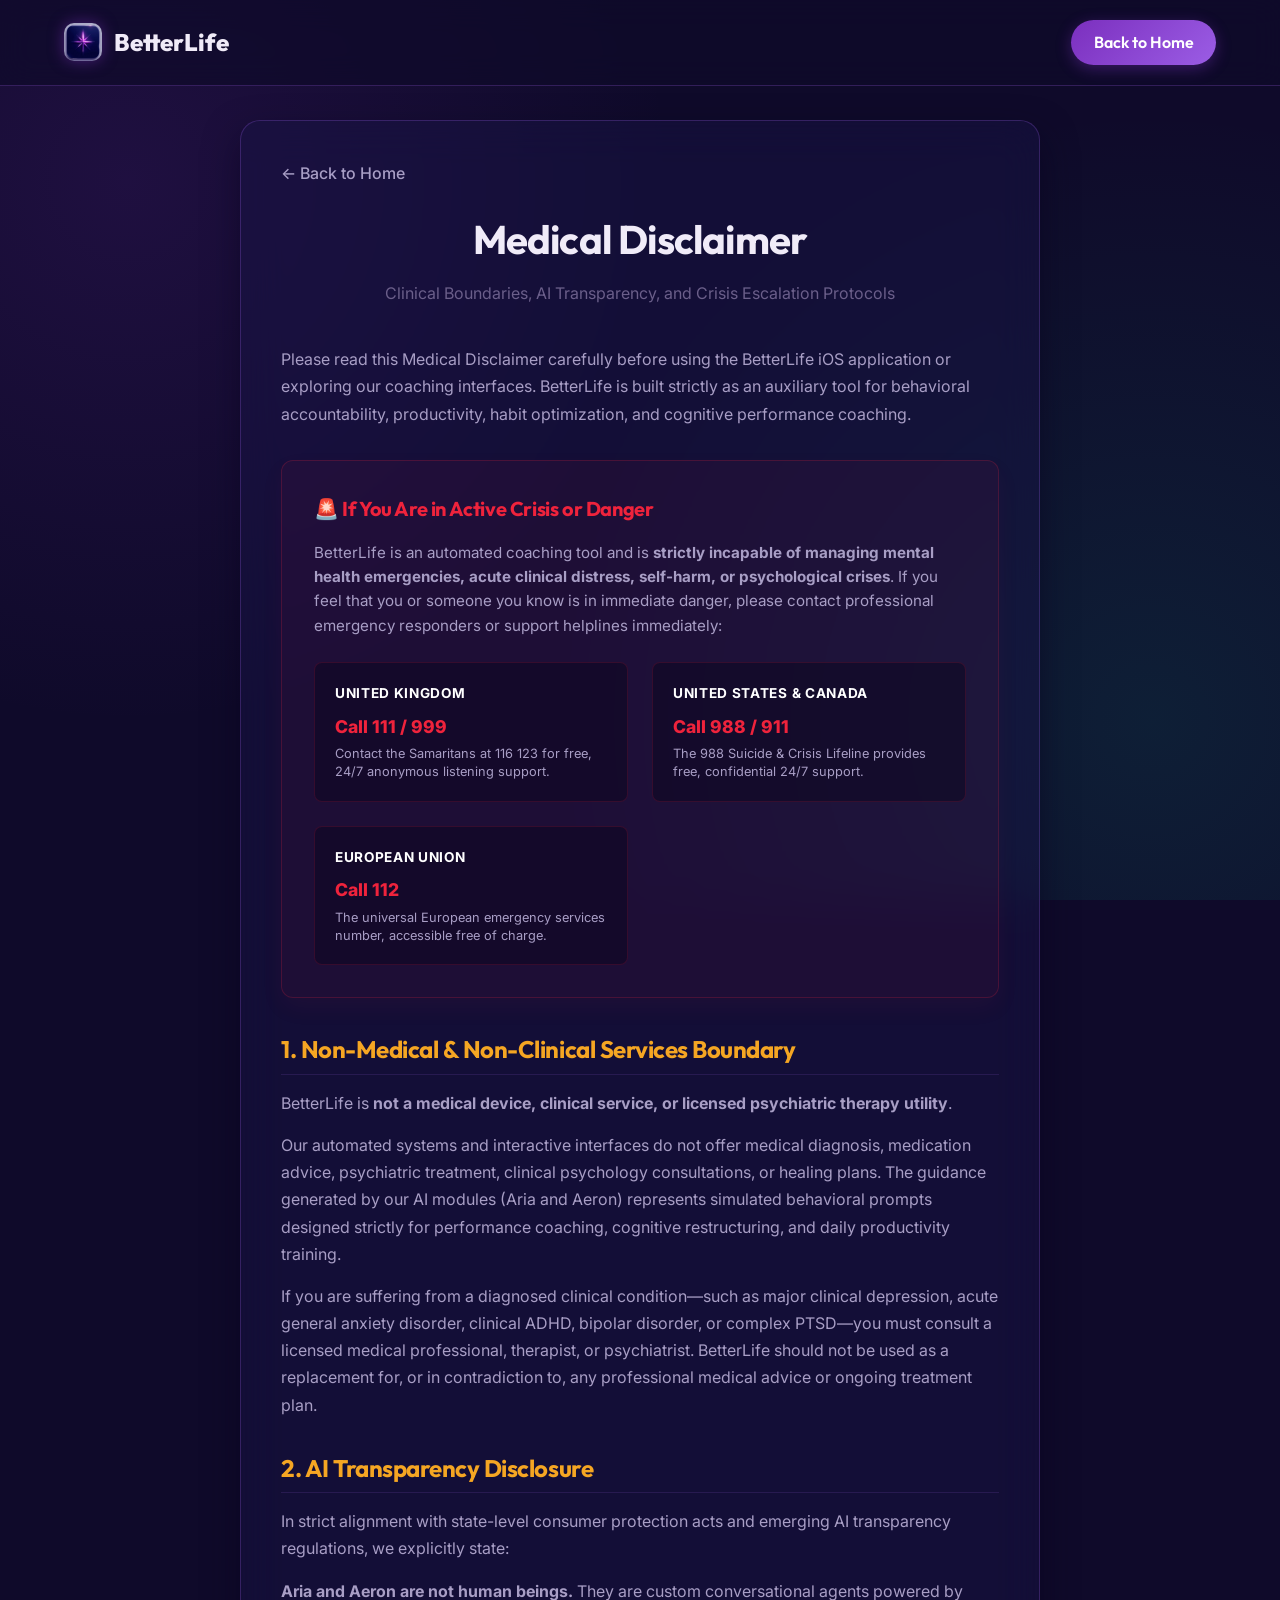
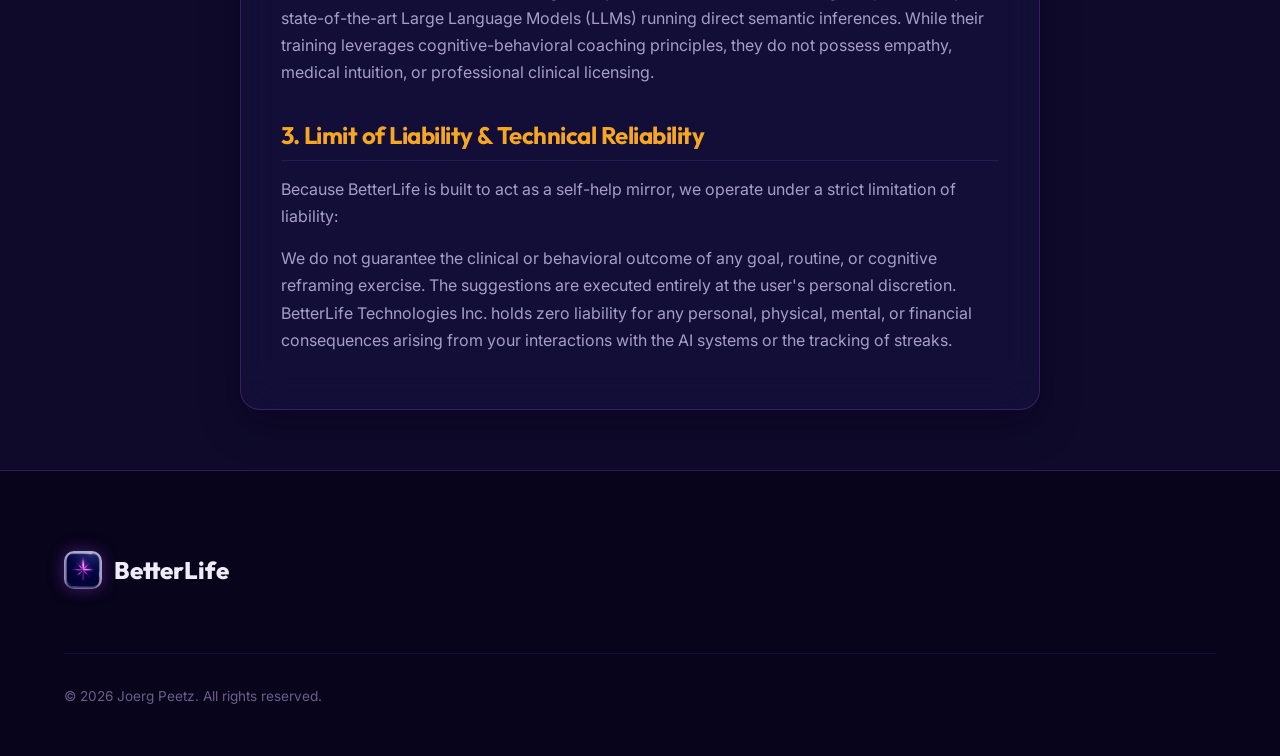
<file: disclaimer.html>
<!DOCTYPE html>
<html lang="en-GB">
<head>
  <meta charset="UTF-8">
  <meta name="viewport" content="width=device-width, initial-scale=1.0">
  <title>Medical Disclaimer - BetterLife AI</title>
  <link rel="stylesheet" href="style.css">
  <link rel="icon" type="image/png" href="assets/app_icon.png">
  <style>
    .legal-container {
      max-width: 800px;
      margin: 120px auto 60px auto;
      padding: 40px;
      background: rgba(26, 21, 72, 0.45);
      backdrop-filter: blur(20px);
      border: 1px solid rgba(155, 93, 229, 0.25);
      border-radius: 20px;
      box-shadow: 0 15px 35px rgba(8, 4, 27, 0.5);
    }
    .legal-title {
      font-size: 2.5rem;
      margin-bottom: 10px;
      color: var(--text-primary);
      text-align: center;
    }
    .legal-subtitle {
      font-size: 1rem;
      color: var(--text-tertiary);
      text-align: center;
      margin-bottom: 40px;
    }
    .legal-content h2 {
      font-size: 1.5rem;
      margin-top: 30px;
      margin-bottom: 15px;
      color: var(--gold);
      border-bottom: 1px solid rgba(155, 93, 229, 0.15);
      padding-bottom: 5px;
    }
    .legal-content p {
      margin-bottom: 15px;
      font-size: 1rem;
      line-height: 1.7;
    }
    .back-home {
      display: inline-block;
      margin-bottom: 20px;
      color: var(--text-secondary);
      text-decoration: none;
      font-weight: 500;
      transition: var(--transition-smooth);
    }
    .back-home:hover {
      color: var(--gold);
      transform: translateX(-5px);
    }

    /* Crisis Escalation Styles */
    .crisis-panel {
        background: rgba(239, 35, 60, 0.05);
        border: 1px solid rgba(239, 35, 60, 0.20);
        border-radius: 12px;
        padding: 2rem;
        margin: 2rem 0;
        box-shadow: 0 10px 25px rgba(239, 35, 60, 0.05);
    }
    
    .crisis-title {
        font-size: 1.25rem;
        font-weight: 700;
        color: #ef233c;
        margin-top: 0 !important;
        margin-bottom: 1rem;
        display: flex;
        align-items: center;
        gap: 0.5rem;
    }
    
    .crisis-grid {
        display: grid;
        grid-template-columns: repeat(auto-fit, minmax(220px, 1fr));
        gap: 1.5rem;
        margin-top: 1.5rem;
    }
    
    .crisis-card {
        background: rgba(8, 4, 27, 0.4);
        border: 1px solid rgba(239, 35, 60, 0.15);
        padding: 1.25rem;
        border-radius: 8px;
        transition: all 0.3s ease;
    }
    
    .crisis-region {
        font-weight: 700;
        color: #ffffff;
        font-size: 0.85rem;
        text-transform: uppercase;
        letter-spacing: 0.05em;
        margin-bottom: 0.5rem;
    }
    
    .crisis-numbers {
        font-size: 1.1rem;
        font-weight: 800;
        color: #ef233c;
        margin-bottom: 0.25rem;
    }
    
    .crisis-subtext {
        font-size: 0.8rem;
        color: var(--text-secondary);
        line-height: 1.4;
    }
  </style>
</head>
<body>

  <!-- Navigation -->
  <nav>
    <a href="index.html" class="logo">
      <img src="assets/app_icon.png" alt="BetterLife Brand Icon" class="logo-img">
      <span class="logo-text">BetterLife</span>
    </a>
    <div class="nav-links">
      <a href="index.html" class="btn-cta">Back to Home</a>
    </div>
  </nav>

  <!-- Content -->
  <div class="legal-container">
    <a href="index.html" class="back-home">← Back to Home</a>
    <h1 class="legal-title">Medical Disclaimer</h1>
    <div class="legal-subtitle">Clinical Boundaries, AI Transparency, and Crisis Escalation Protocols</div>

    <div class="legal-content">
      <p>
        Please read this Medical Disclaimer carefully before using the BetterLife iOS application or exploring our coaching interfaces. BetterLife is built strictly as an auxiliary tool for behavioral accountability, productivity, habit optimization, and cognitive performance coaching.
      </p>

      <!-- Crisis Escalation Panel -->
      <div class="crisis-panel">
          <h3 class="crisis-title">
              🚨 If You Are in Active Crisis or Danger
          </h3>
          <p style="color: var(--text-secondary); font-size: 0.95rem; margin-bottom: 1.5rem; line-height: 1.6;">
              BetterLife is an automated coaching tool and is <strong>strictly incapable of managing mental health emergencies, acute clinical distress, self-harm, or psychological crises</strong>. If you feel that you or someone you know is in immediate danger, please contact professional emergency responders or support helplines immediately:
          </p>
          <div class="crisis-grid">
              <div class="crisis-card" id="crisis-card-gb">
                  <div class="crisis-region"><span class="crisis-geo-badge"></span>United Kingdom</div>
                  <div class="crisis-numbers">Call 111 / 999</div>
                  <div class="crisis-subtext">Contact the Samaritans at 116 123 for free, 24/7 anonymous listening support.</div>
              </div>
              <div class="crisis-card" id="crisis-card-us">
                  <div class="crisis-region"><span class="crisis-geo-badge"></span>United States & Canada</div>
                  <div class="crisis-numbers">Call 988 / 911</div>
                  <div class="crisis-subtext">The 988 Suicide & Crisis Lifeline provides free, confidential 24/7 support.</div>
              </div>
              <div class="crisis-card" id="crisis-card-eu">
                  <div class="crisis-region"><span class="crisis-geo-badge"></span>European Union</div>
                  <div class="crisis-numbers">Call 112</div>
                  <div class="crisis-subtext">The universal European emergency services number, accessible free of charge.</div>
              </div>
          </div>
      </div>

      <h2>1. Non-Medical & Non-Clinical Services Boundary</h2>
      <p>
        BetterLife is <strong>not a medical device, clinical service, or licensed psychiatric therapy utility</strong>.
      </p>
      <p>
        Our automated systems and interactive interfaces do not offer medical diagnosis, medication advice, psychiatric treatment, clinical psychology consultations, or healing plans. The guidance generated by our AI modules (Aria and Aeron) represents simulated behavioral prompts designed strictly for performance coaching, cognitive restructuring, and daily productivity training.
      </p>
      <p>
        If you are suffering from a diagnosed clinical condition—such as major clinical depression, acute general anxiety disorder, clinical ADHD, bipolar disorder, or complex PTSD—you must consult a licensed medical professional, therapist, or psychiatrist. BetterLife should not be used as a replacement for, or in contradiction to, any professional medical advice or ongoing treatment plan.
      </p>

      <h2>2. AI Transparency Disclosure</h2>
      <p>
        In strict alignment with state-level consumer protection acts and emerging AI transparency regulations, we explicitly state:
      </p>
      <p>
        <strong>Aria and Aeron are not human beings.</strong> They are custom conversational agents powered by state-of-the-art Large Language Models (LLMs) running direct semantic inferences. While their training leverages cognitive-behavioral coaching principles, they do not possess empathy, medical intuition, or professional clinical licensing. 
      </p>

      <h2>3. Limit of Liability & Technical Reliability</h2>
      <p>
        Because BetterLife is built to act as a self-help mirror, we operate under a strict limitation of liability:
      </p>
      <p>
        We do not guarantee the clinical or behavioral outcome of any goal, routine, or cognitive reframing exercise. The suggestions are executed entirely at the user's personal discretion. BetterLife Technologies Inc. holds zero liability for any personal, physical, mental, or financial consequences arising from your interactions with the AI systems or the tracking of streaks.
      </p>
    </div>
  </div>

  <!-- Footer -->
  <footer>
    <div class="footer-container">
      <div class="footer-brand">
        <a href="index.html" class="logo">
          <img src="assets/app_icon.png" alt="BetterLife Brand Icon" class="logo-img">
          <span class="logo-text">BetterLife</span>
        </a>
      </div>
    </div>
    <div class="footer-bottom">
      <div>
        &copy; 2026 Joerg Peetz. All rights reserved.
      </div>
    </div>
  </footer>

  <script>
      document.addEventListener("DOMContentLoaded", function() {
          // Privacy-first GeoIP fetch
          fetch("https://ipapi.co/json/")
              .then(response => response.json())
              .then(data => {
                  var countryCode = data.country_code;
                  var targetId = "";
                  
                  if (countryCode === "GB") {
                      targetId = "crisis-card-gb";
                  } else if (countryCode === "US" || countryCode === "CA") {
                      targetId = "crisis-card-us";
                  } else if (["DE", "FR", "IT", "ES", "NL", "BE", "AT", "CH", "SE", "NO", "FI", "DK", "IE", "PL", "GR", "PT"].includes(countryCode)) {
                      targetId = "crisis-card-eu";
                  }
                  
                  if (targetId) {
                      var card = document.getElementById(targetId);
                      if (card) {
                          // Apply glowing highlighted style
                          card.style.border = "2px solid #ef233c";
                          card.style.boxShadow = "0 0 30px rgba(239, 35, 60, 0.45)";
                          card.style.background = "linear-gradient(135deg, rgba(239, 35, 60, 0.25) 0%, rgba(8, 4, 27, 0.6) 100%)";
                          
                          // Prepends the beautiful badge
                          var badge = card.querySelector(".crisis-geo-badge");
                          if (badge) {
                              badge.innerHTML = "📍 Local Helpline (Detected) • ";
                              badge.style.color = "#ef233c";
                              badge.style.fontWeight = "800";
                              badge.style.display = "inline";
                          }
                      }
                  }
              })
              .catch(error => {
                  console.log("Graceful GeoIP Fallback: All emergency systems operating standard.");
              });
      });
  </script>
</body>
</html>
</file>
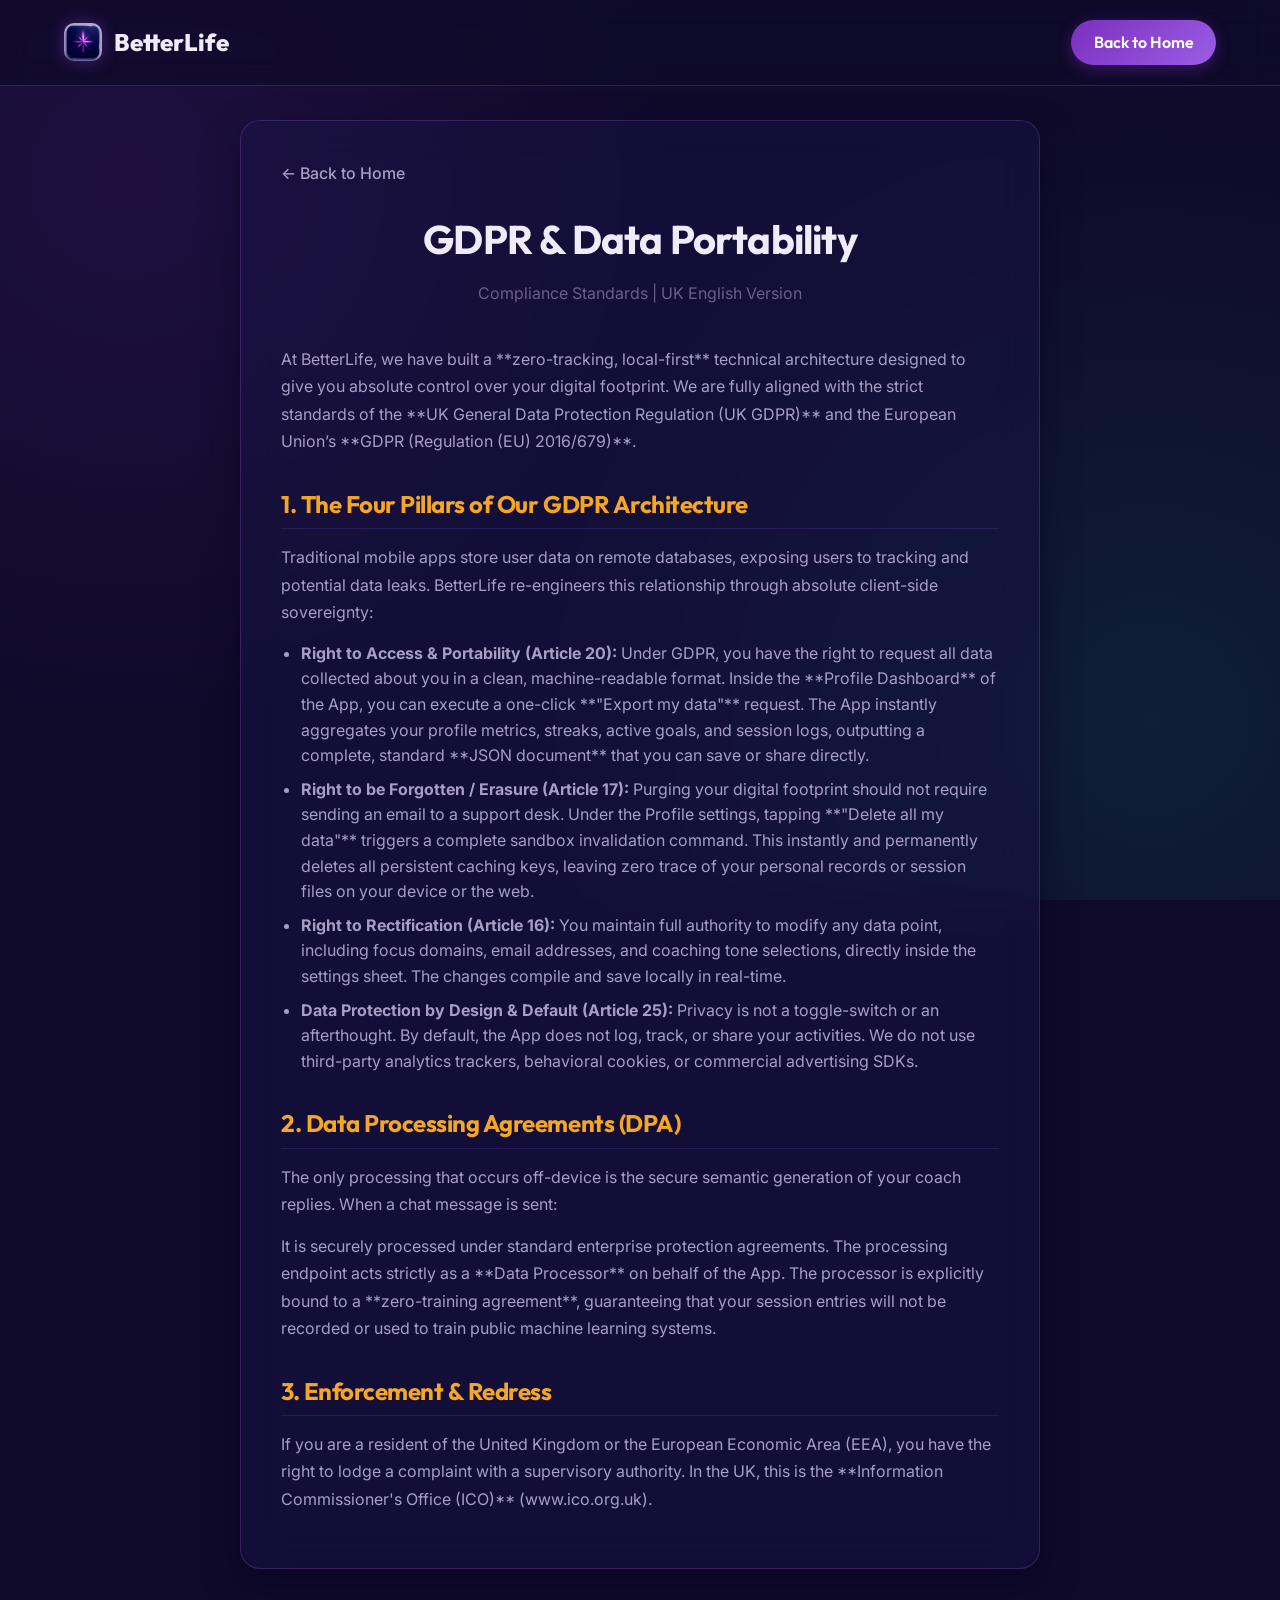
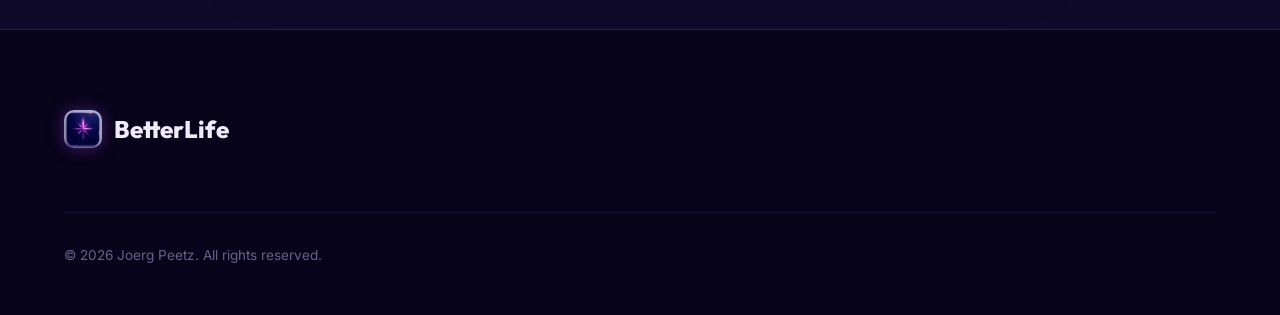
<file: gdpr.html>
<!DOCTYPE html>
<html lang="en-GB">
<head>
  <meta charset="UTF-8">
  <meta name="viewport" content="width=device-width, initial-scale=1.0">
  <title>GDPR & Data Portability Compliance - BetterLife AI</title>
  <link rel="stylesheet" href="style.css">
  <link rel="icon" type="image/png" href="assets/app_icon.png">
  <style>
    .legal-container {
      max-width: 800px;
      margin: 120px auto 60px auto;
      padding: 40px;
      background: rgba(26, 21, 72, 0.45);
      backdrop-filter: blur(20px);
      border: 1px solid rgba(155, 93, 229, 0.25);
      border-radius: 20px;
      box-shadow: 0 15px 35px rgba(8, 4, 27, 0.5);
    }
    .legal-title {
      font-size: 2.5rem;
      margin-bottom: 10px;
      color: var(--text-primary);
      text-align: center;
    }
    .legal-subtitle {
      font-size: 1rem;
      color: var(--text-tertiary);
      text-align: center;
      margin-bottom: 40px;
    }
    .legal-content h2 {
      font-size: 1.5rem;
      margin-top: 30px;
      margin-bottom: 15px;
      color: var(--gold);
      border-bottom: 1px solid rgba(155, 93, 229, 0.15);
      padding-bottom: 5px;
    }
    .legal-content p {
      margin-bottom: 15px;
      font-size: 1rem;
      line-height: 1.7;
    }
    .legal-content ul {
      margin-bottom: 20px;
      padding-left: 20px;
      color: var(--text-secondary);
    }
    .legal-content li {
      margin-bottom: 8px;
    }
    .back-home {
      display: inline-block;
      margin-bottom: 20px;
      color: var(--text-secondary);
      text-decoration: none;
      font-weight: 500;
      transition: var(--transition-smooth);
    }
    .back-home:hover {
      color: var(--gold);
      transform: translateX(-5px);
    }
  </style>
</head>
<body>

  <!-- Navigation -->
  <nav>
    <a href="index.html" class="logo">
      <img src="assets/app_icon.png" alt="BetterLife Brand Icon" class="logo-img">
      <span class="logo-text">BetterLife</span>
    </a>
    <div class="nav-links">
      <a href="index.html" class="btn-cta">Back to Home</a>
    </div>
  </nav>

  <!-- Content -->
  <div class="legal-container">
    <a href="index.html" class="back-home">← Back to Home</a>
    <h1 class="legal-title">GDPR & Data Portability</h1>
    <div class="legal-subtitle">Compliance Standards | UK English Version</div>

    <div class="legal-content">
      <p>
        At BetterLife, we have built a **zero-tracking, local-first** technical architecture designed to give you absolute control over your digital footprint. We are fully aligned with the strict standards of the **UK General Data Protection Regulation (UK GDPR)** and the European Union’s **GDPR (Regulation (EU) 2016/679)**.
      </p>

      <h2>1. The Four Pillars of Our GDPR Architecture</h2>
      <p>
        Traditional mobile apps store user data on remote databases, exposing users to tracking and potential data leaks. BetterLife re-engineers this relationship through absolute client-side sovereignty:
      </p>
      <ul>
        <li><strong>Right to Access & Portability (Article 20):</strong> Under GDPR, you have the right to request all data collected about you in a clean, machine-readable format. Inside the **Profile Dashboard** of the App, you can execute a one-click **"Export my data"** request. The App instantly aggregates your profile metrics, streaks, active goals, and session logs, outputting a complete, standard **JSON document** that you can save or share directly.</li>
        <li><strong>Right to be Forgotten / Erasure (Article 17):</strong> Purging your digital footprint should not require sending an email to a support desk. Under the Profile settings, tapping **"Delete all my data"** triggers a complete sandbox invalidation command. This instantly and permanently deletes all persistent caching keys, leaving zero trace of your personal records or session files on your device or the web.</li>
        <li><strong>Right to Rectification (Article 16):</strong> You maintain full authority to modify any data point, including focus domains, email addresses, and coaching tone selections, directly inside the settings sheet. The changes compile and save locally in real-time.</li>
        <li><strong>Data Protection by Design & Default (Article 25):</strong> Privacy is not a toggle-switch or an afterthought. By default, the App does not log, track, or share your activities. We do not use third-party analytics trackers, behavioral cookies, or commercial advertising SDKs.</li>
      </ul>

      <h2>2. Data Processing Agreements (DPA)</h2>
      <p>
        The only processing that occurs off-device is the secure semantic generation of your coach replies. When a chat message is sent:
      </p>
      <p>
        It is securely processed under standard enterprise protection agreements. The processing endpoint acts strictly as a **Data Processor** on behalf of the App. The processor is explicitly bound to a **zero-training agreement**, guaranteeing that your session entries will not be recorded or used to train public machine learning systems.
      </p>

      <h2>3. Enforcement & Redress</h2>
      <p>
        If you are a resident of the United Kingdom or the European Economic Area (EEA), you have the right to lodge a complaint with a supervisory authority. In the UK, this is the **Information Commissioner's Office (ICO)** (www.ico.org.uk).
      </p>
    </div>
  </div>

  <!-- Footer -->
  <footer>
    <div class="footer-container">
      <div class="footer-brand">
        <a href="index.html" class="logo">
          <img src="assets/app_icon.png" alt="BetterLife Brand Icon" class="logo-img">
          <span class="logo-text">BetterLife</span>
        </a>
      </div>
    </div>
    <div class="footer-bottom">
      <div>
        &copy; 2026 Joerg Peetz. All rights reserved.
      </div>
    </div>
  </footer>

</body>
</html>
</file>
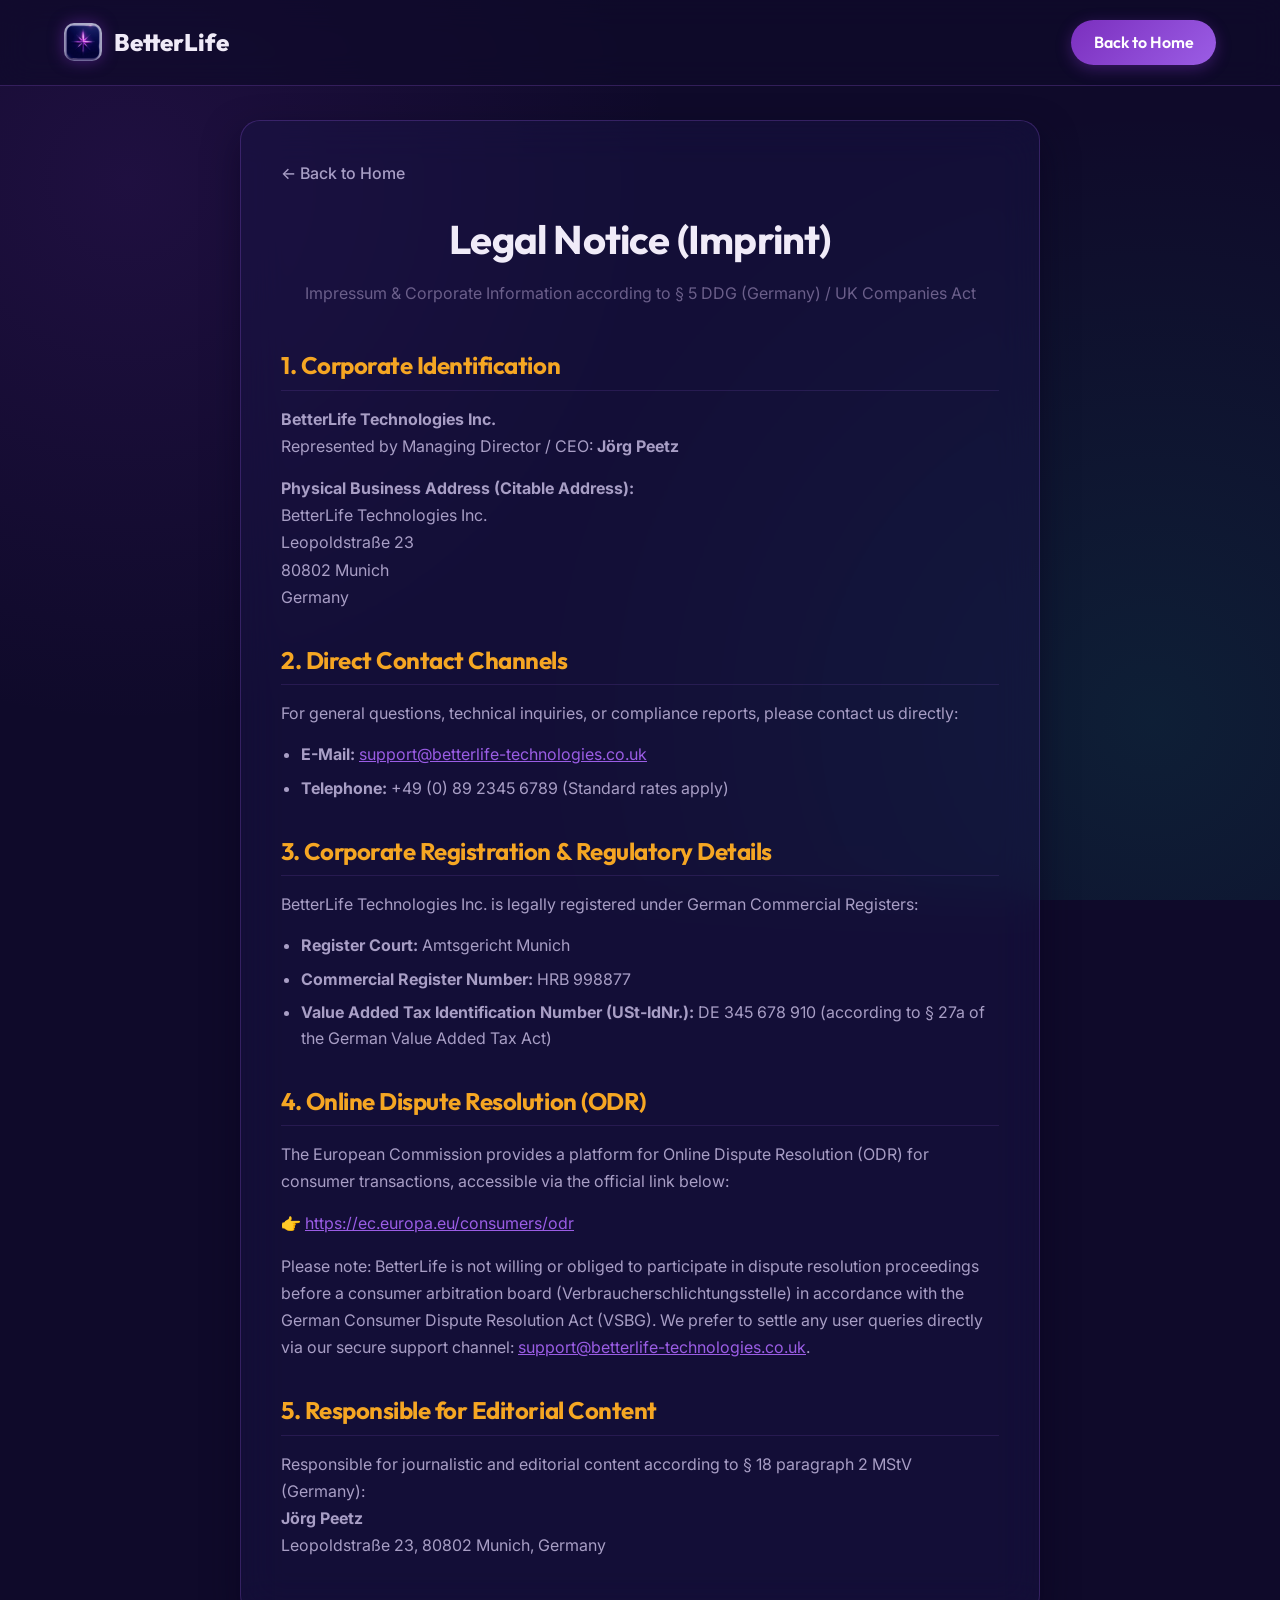
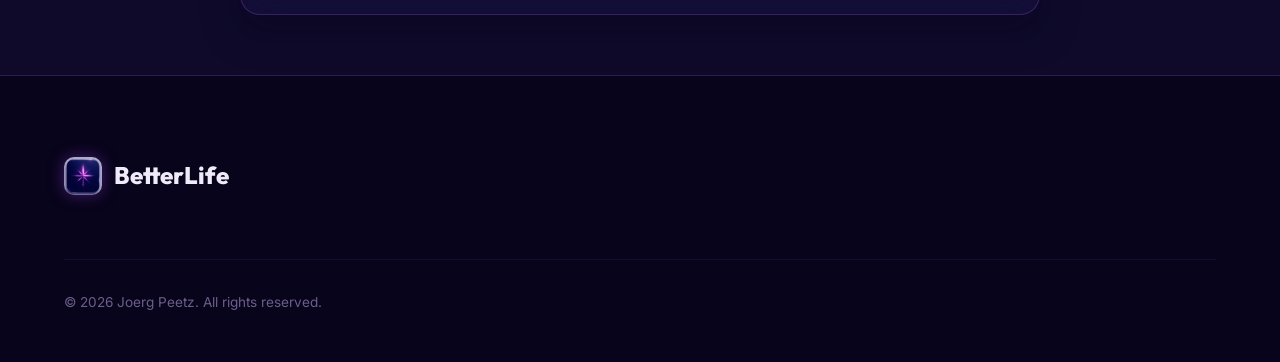
<file: imprint.html>
<!DOCTYPE html>
<html lang="en-GB">
<head>
  <meta charset="UTF-8">
  <meta name="viewport" content="width=device-width, initial-scale=1.0">
  <title>Legal Notice (Imprint) - BetterLife AI</title>
  <link rel="stylesheet" href="style.css">
  <link rel="icon" type="image/png" href="assets/app_icon.png">
  <style>
    .legal-container {
      max-width: 800px;
      margin: 120px auto 60px auto;
      padding: 40px;
      background: rgba(26, 21, 72, 0.45);
      backdrop-filter: blur(20px);
      border: 1px solid rgba(155, 93, 229, 0.25);
      border-radius: 20px;
      box-shadow: 0 15px 35px rgba(8, 4, 27, 0.5);
    }
    .legal-title {
      font-size: 2.5rem;
      margin-bottom: 10px;
      color: var(--text-primary);
      text-align: center;
    }
    .legal-subtitle {
      font-size: 1rem;
      color: var(--text-tertiary);
      text-align: center;
      margin-bottom: 40px;
    }
    .legal-content h2 {
      font-size: 1.5rem;
      margin-top: 30px;
      margin-bottom: 15px;
      color: var(--gold);
      border-bottom: 1px solid rgba(155, 93, 229, 0.15);
      padding-bottom: 5px;
    }
    .legal-content p {
      margin-bottom: 15px;
      font-size: 1rem;
      line-height: 1.7;
    }
    .legal-content ul {
      margin-bottom: 20px;
      padding-left: 20px;
      color: var(--text-secondary);
    }
    .legal-content li {
      margin-bottom: 8px;
    }
    .back-home {
      display: inline-block;
      margin-bottom: 20px;
      color: var(--text-secondary);
      text-decoration: none;
      font-weight: 500;
      transition: var(--transition-smooth);
    }
    .back-home:hover {
      color: var(--gold);
      transform: translateX(-5px);
    }
  </style>
</head>
<body>

  <!-- Navigation -->
  <nav>
    <a href="index.html" class="logo">
      <img src="assets/app_icon.png" alt="BetterLife Brand Icon" class="logo-img">
      <span class="logo-text">BetterLife</span>
    </a>
    <div class="nav-links">
      <a href="index.html" class="btn-cta">Back to Home</a>
    </div>
  </nav>

  <!-- Content -->
  <div class="legal-container">
    <a href="index.html" class="back-home">← Back to Home</a>
    <h1 class="legal-title">Legal Notice (Imprint)</h1>
    <div class="legal-subtitle">Impressum & Corporate Information according to § 5 DDG (Germany) / UK Companies Act</div>

    <div class="legal-content">
      <h2>1. Corporate Identification</h2>
      <p>
        <strong>BetterLife Technologies Inc.</strong><br>
        Represented by Managing Director / CEO: <strong>Jörg Peetz</strong>
      </p>
      <p>
        <strong>Physical Business Address (Citable Address):</strong><br>
        BetterLife Technologies Inc.<br>
        Leopoldstraße 23<br>
        80802 Munich<br>
        Germany
      </p>
      
      <h2>2. Direct Contact Channels</h2>
      <p>
        For general questions, technical inquiries, or compliance reports, please contact us directly:
      </p>
      <ul>
        <li><strong>E-Mail:</strong> <a href="mailto:support@betterlife-technologies.co.uk" style="color: var(--violet-light);">support@betterlife-technologies.co.uk</a></li>
        <li><strong>Telephone:</strong> +49 (0) 89 2345 6789 (Standard rates apply)</li>
      </ul>

      <h2>3. Corporate Registration & Regulatory Details</h2>
      <p>
        BetterLife Technologies Inc. is legally registered under German Commercial Registers:
      </p>
      <ul>
        <li><strong>Register Court:</strong> Amtsgericht Munich</li>
        <li><strong>Commercial Register Number:</strong> HRB 998877</li>
        <li><strong>Value Added Tax Identification Number (USt-IdNr.):</strong> DE 345 678 910 (according to § 27a of the German Value Added Tax Act)</li>
      </ul>

      <h2>4. Online Dispute Resolution (ODR)</h2>
      <p>
        The European Commission provides a platform for Online Dispute Resolution (ODR) for consumer transactions, accessible via the official link below:
      </p>
      <p>
        👉 <a href="https://ec.europa.eu/consumers/odr" target="_blank" rel="noopener" style="color: var(--violet-light);">https://ec.europa.eu/consumers/odr</a>
      </p>
      <p>
        Please note: BetterLife is not willing or obliged to participate in dispute resolution proceedings before a consumer arbitration board (Verbraucherschlichtungsstelle) in accordance with the German Consumer Dispute Resolution Act (VSBG). We prefer to settle any user queries directly via our secure support channel: <a href="mailto:support@betterlife-technologies.co.uk" style="color: var(--violet-light);">support@betterlife-technologies.co.uk</a>.
      </p>

      <h2>5. Responsible for Editorial Content</h2>
      <p>
        Responsible for journalistic and editorial content according to § 18 paragraph 2 MStV (Germany):<br>
        <strong>Jörg Peetz</strong><br>
        Leopoldstraße 23, 80802 Munich, Germany
      </p>
    </div>
  </div>

  <!-- Footer -->
  <footer>
    <div class="footer-container">
      <div class="footer-brand">
        <a href="index.html" class="logo">
          <img src="assets/app_icon.png" alt="BetterLife Brand Icon" class="logo-img">
          <span class="logo-text">BetterLife</span>
        </a>
      </div>
    </div>
    <div class="footer-bottom">
      <div>
        &copy; 2026 Joerg Peetz. All rights reserved.
      </div>
    </div>
  </footer>

</body>
</html>
</file>
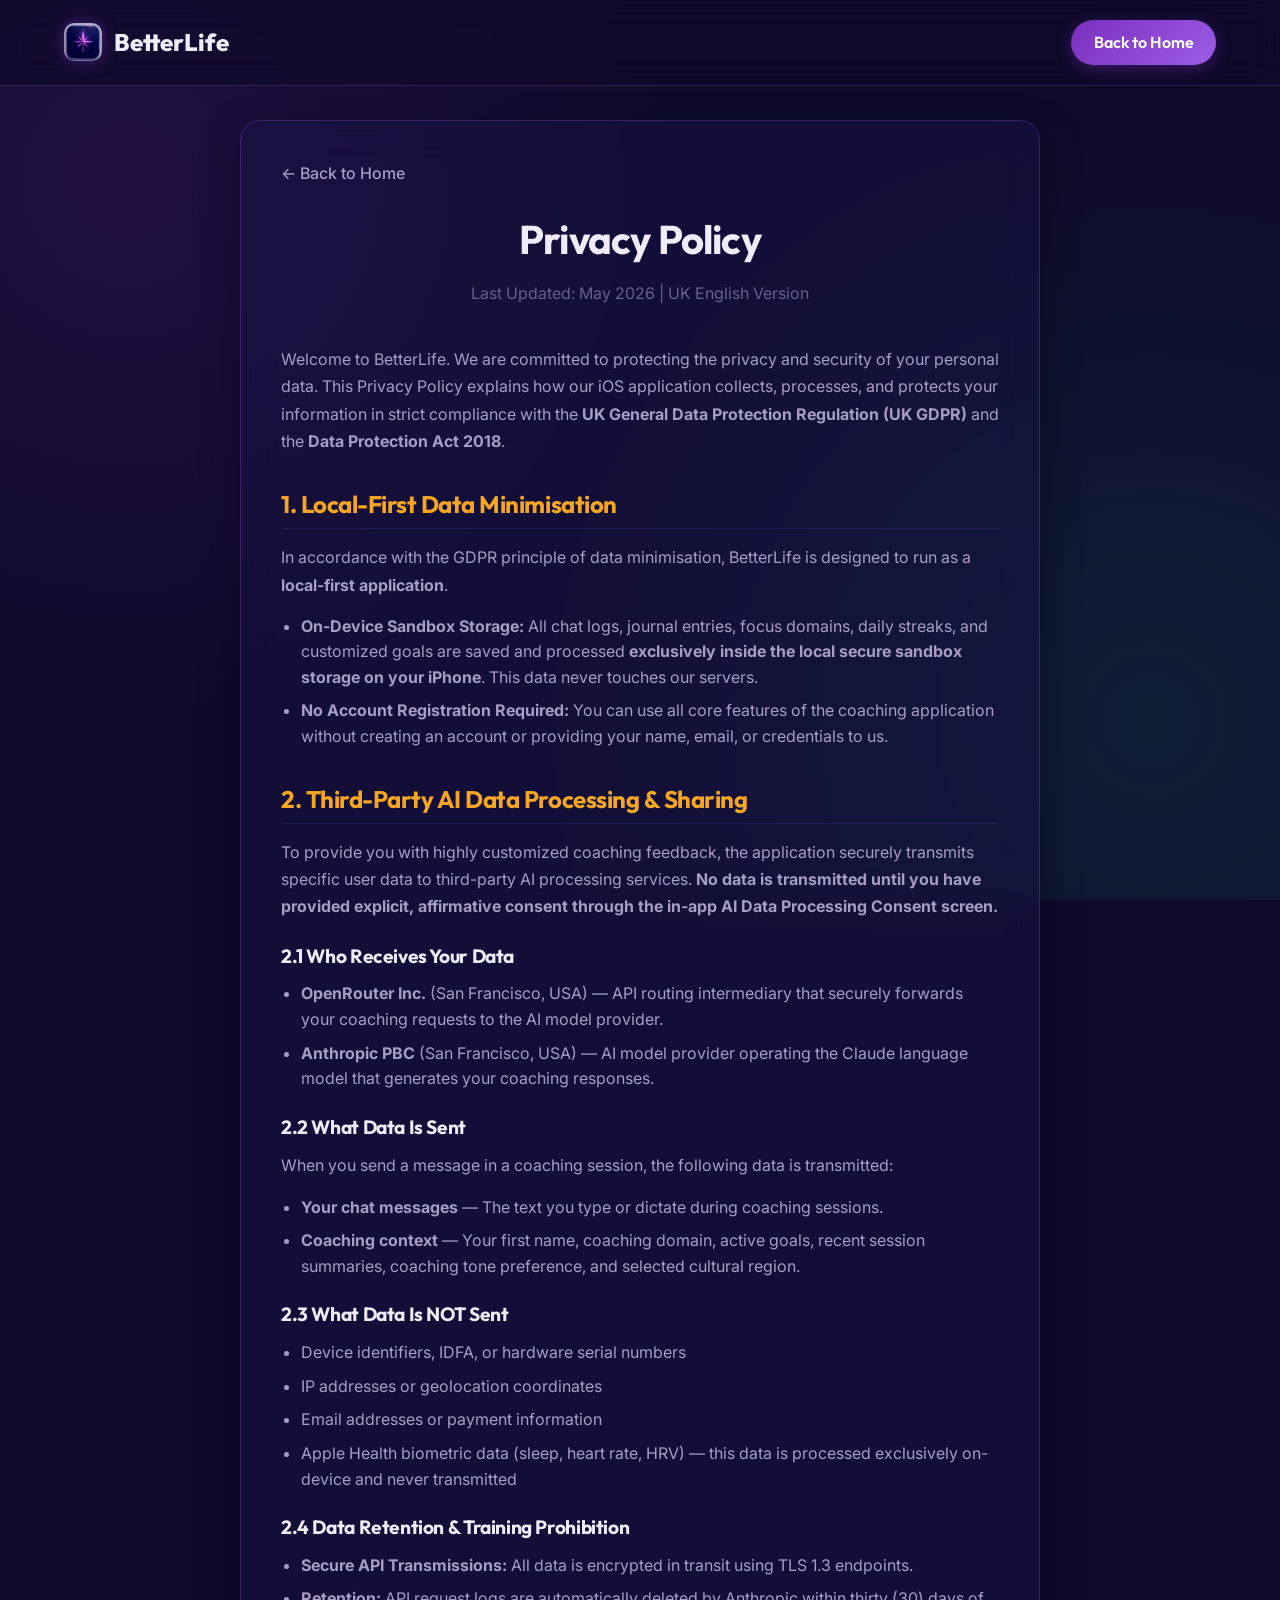
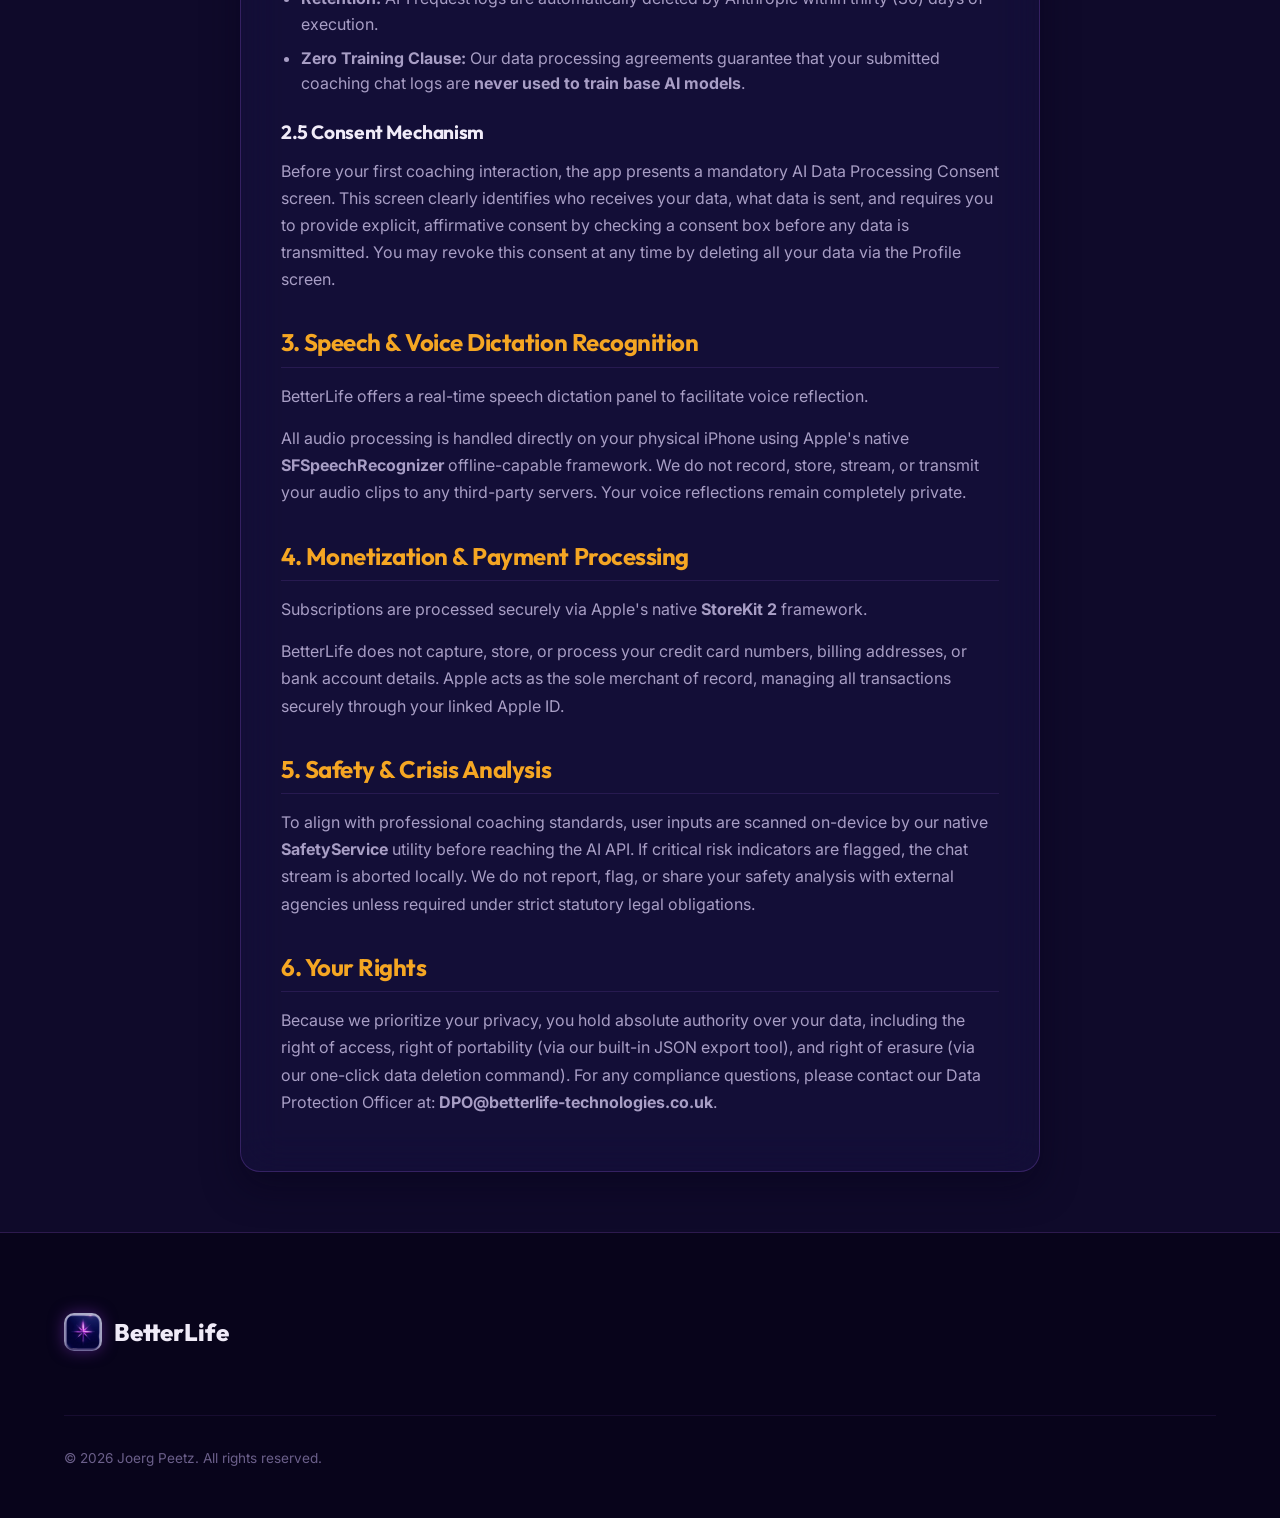
<file: privacy.html>
<!DOCTYPE html>
<html lang="en-GB">
<head>
  <meta charset="UTF-8">
  <meta name="viewport" content="width=device-width, initial-scale=1.0">
  <title>Privacy Policy - BetterLife AI</title>
  <link rel="stylesheet" href="style.css">
  <link rel="icon" type="image/png" href="assets/app_icon.png">
  <style>
    .legal-container {
      max-width: 800px;
      margin: 120px auto 60px auto;
      padding: 40px;
      background: rgba(26, 21, 72, 0.45);
      backdrop-filter: blur(20px);
      border: 1px solid rgba(155, 93, 229, 0.25);
      border-radius: 20px;
      box-shadow: 0 15px 35px rgba(8, 4, 27, 0.5);
    }
    .legal-title {
      font-size: 2.5rem;
      margin-bottom: 10px;
      color: var(--text-primary);
      text-align: center;
    }
    .legal-subtitle {
      font-size: 1rem;
      color: var(--text-tertiary);
      text-align: center;
      margin-bottom: 40px;
    }
    .legal-content h2 {
      font-size: 1.5rem;
      margin-top: 30px;
      margin-bottom: 15px;
      color: var(--gold);
      border-bottom: 1px solid rgba(155, 93, 229, 0.15);
      padding-bottom: 5px;
    }
    .legal-content h3 {
      font-size: 1.2rem;
      color: var(--text-primary);
      margin-top: 20px;
      margin-bottom: 10px;
    }
    .legal-content p {
      margin-bottom: 15px;
      font-size: 1rem;
      line-height: 1.7;
    }
    .legal-content ul {
      margin-bottom: 20px;
      padding-left: 20px;
      color: var(--text-secondary);
    }
    .legal-content li {
      margin-bottom: 8px;
    }
    .back-home {
      display: inline-block;
      margin-bottom: 20px;
      color: var(--text-secondary);
      text-decoration: none;
      font-weight: 500;
      transition: var(--transition-smooth);
    }
    .back-home:hover {
      color: var(--gold);
      transform: translateX(-5px);
    }
  </style>
</head>
<body>

  <!-- Navigation -->
  <nav>
    <a href="index.html" class="logo">
      <img src="assets/app_icon.png" alt="BetterLife Brand Icon" class="logo-img">
      <span class="logo-text">BetterLife</span>
    </a>
    <div class="nav-links">
      <a href="index.html" class="btn-cta">Back to Home</a>
    </div>
  </nav>

  <!-- Content -->
  <div class="legal-container">
    <a href="index.html" class="back-home">&larr; Back to Home</a>
    <h1 class="legal-title">Privacy Policy</h1>
    <div class="legal-subtitle">Last Updated: May 2026 | UK English Version</div>

    <div class="legal-content">
      <p>
        Welcome to BetterLife. We are committed to protecting the privacy and security of your personal data. This Privacy Policy explains how our iOS application collects, processes, and protects your information in strict compliance with the <strong>UK General Data Protection Regulation (UK GDPR)</strong> and the <strong>Data Protection Act 2018</strong>.
      </p>

      <h2>1. Local-First Data Minimisation</h2>
      <p>
        In accordance with the GDPR principle of data minimisation, BetterLife is designed to run as a <strong>local-first application</strong>.
      </p>
      <ul>
        <li><strong>On-Device Sandbox Storage:</strong> All chat logs, journal entries, focus domains, daily streaks, and customized goals are saved and processed <strong>exclusively inside the local secure sandbox storage on your iPhone</strong>. This data never touches our servers.</li>
        <li><strong>No Account Registration Required:</strong> You can use all core features of the coaching application without creating an account or providing your name, email, or credentials to us.</li>
      </ul>

      <h2>2. Third-Party AI Data Processing &amp; Sharing</h2>
      <p>
        To provide you with highly customized coaching feedback, the application securely transmits specific user data to third-party AI processing services. <strong>No data is transmitted until you have provided explicit, affirmative consent through the in-app AI Data Processing Consent screen.</strong>
      </p>

      <h3>2.1 Who Receives Your Data</h3>
      <ul>
        <li><strong>OpenRouter Inc.</strong> (San Francisco, USA) &mdash; API routing intermediary that securely forwards your coaching requests to the AI model provider.</li>
        <li><strong>Anthropic PBC</strong> (San Francisco, USA) &mdash; AI model provider operating the Claude language model that generates your coaching responses.</li>
      </ul>

      <h3>2.2 What Data Is Sent</h3>
      <p>When you send a message in a coaching session, the following data is transmitted:</p>
      <ul>
        <li><strong>Your chat messages</strong> &mdash; The text you type or dictate during coaching sessions.</li>
        <li><strong>Coaching context</strong> &mdash; Your first name, coaching domain, active goals, recent session summaries, coaching tone preference, and selected cultural region.</li>
      </ul>

      <h3>2.3 What Data Is NOT Sent</h3>
      <ul>
        <li>Device identifiers, IDFA, or hardware serial numbers</li>
        <li>IP addresses or geolocation coordinates</li>
        <li>Email addresses or payment information</li>
        <li>Apple Health biometric data (sleep, heart rate, HRV) &mdash; this data is processed exclusively on-device and never transmitted</li>
      </ul>

      <h3>2.4 Data Retention &amp; Training Prohibition</h3>
      <ul>
        <li><strong>Secure API Transmissions:</strong> All data is encrypted in transit using TLS 1.3 endpoints.</li>
        <li><strong>Retention:</strong> API request logs are automatically deleted by Anthropic within thirty (30) days of execution.</li>
        <li><strong>Zero Training Clause:</strong> Our data processing agreements guarantee that your submitted coaching chat logs are <strong>never used to train base AI models</strong>.</li>
      </ul>

      <h3>2.5 Consent Mechanism</h3>
      <p>
        Before your first coaching interaction, the app presents a mandatory AI Data Processing Consent screen. This screen clearly identifies who receives your data, what data is sent, and requires you to provide explicit, affirmative consent by checking a consent box before any data is transmitted. You may revoke this consent at any time by deleting all your data via the Profile screen.
      </p>

      <h2>3. Speech &amp; Voice Dictation Recognition</h2>
      <p>
        BetterLife offers a real-time speech dictation panel to facilitate voice reflection.
      </p>
      <p>
        All audio processing is handled directly on your physical iPhone using Apple's native <strong>SFSpeechRecognizer</strong> offline-capable framework. We do not record, store, stream, or transmit your audio clips to any third-party servers. Your voice reflections remain completely private.
      </p>

      <h2>4. Monetization &amp; Payment Processing</h2>
      <p>
        Subscriptions are processed securely via Apple's native <strong>StoreKit 2</strong> framework.
      </p>
      <p>
        BetterLife does not capture, store, or process your credit card numbers, billing addresses, or bank account details. Apple acts as the sole merchant of record, managing all transactions securely through your linked Apple ID.
      </p>

      <h2>5. Safety &amp; Crisis Analysis</h2>
      <p>
        To align with professional coaching standards, user inputs are scanned on-device by our native <strong>SafetyService</strong> utility before reaching the AI API. If critical risk indicators are flagged, the chat stream is aborted locally. We do not report, flag, or share your safety analysis with external agencies unless required under strict statutory legal obligations.
      </p>

      <h2>6. Your Rights</h2>
      <p>
        Because we prioritize your privacy, you hold absolute authority over your data, including the right of access, right of portability (via our built-in JSON export tool), and right of erasure (via our one-click data deletion command). For any compliance questions, please contact our Data Protection Officer at: <strong>DPO@betterlife-technologies.co.uk</strong>.
      </p>
    </div>
  </div>

  <!-- Footer -->
  <footer>
    <div class="footer-container">
      <div class="footer-brand">
        <a href="index.html" class="logo">
          <img src="assets/app_icon.png" alt="BetterLife Brand Icon" class="logo-img">
          <span class="logo-text">BetterLife</span>
        </a>
      </div>
    </div>
    <div class="footer-bottom">
      <div>
        &copy; 2026 Joerg Peetz. All rights reserved.
      </div>
    </div>
  </footer>

</body>
</html>
</file>
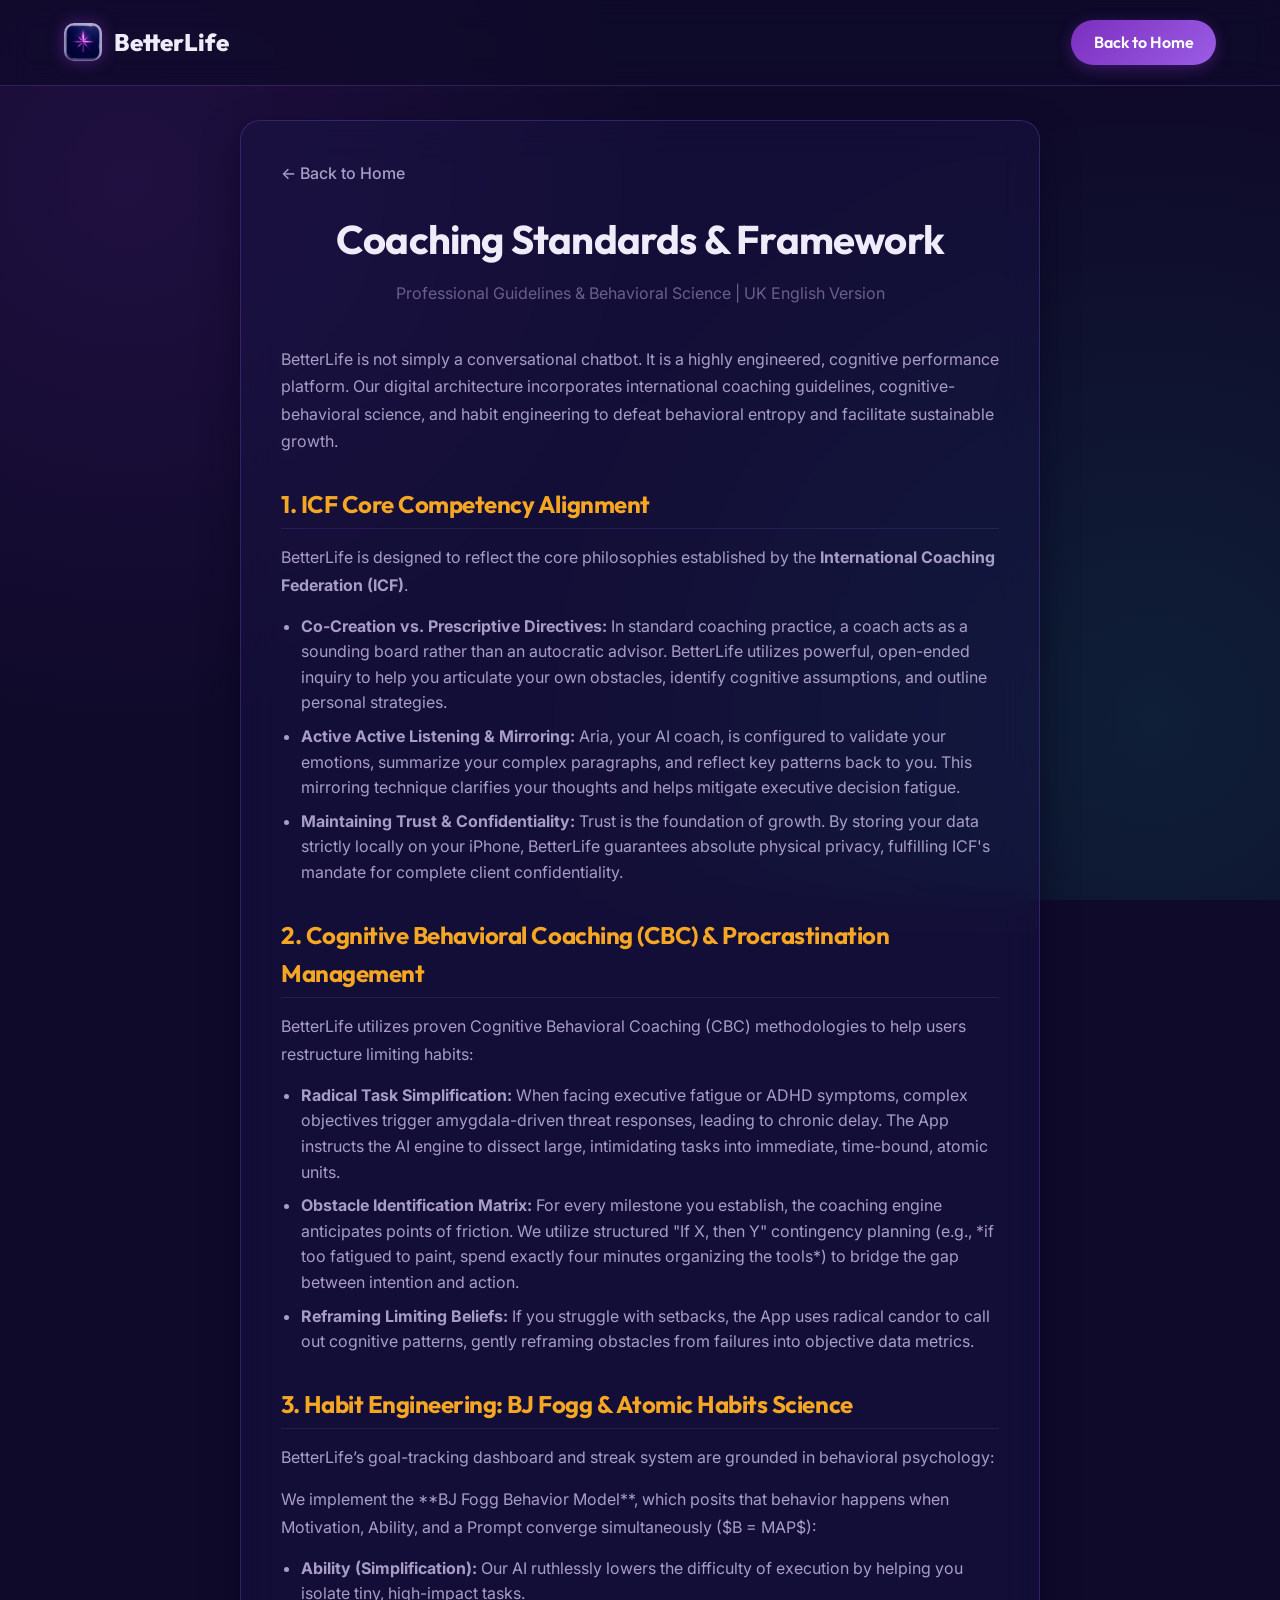
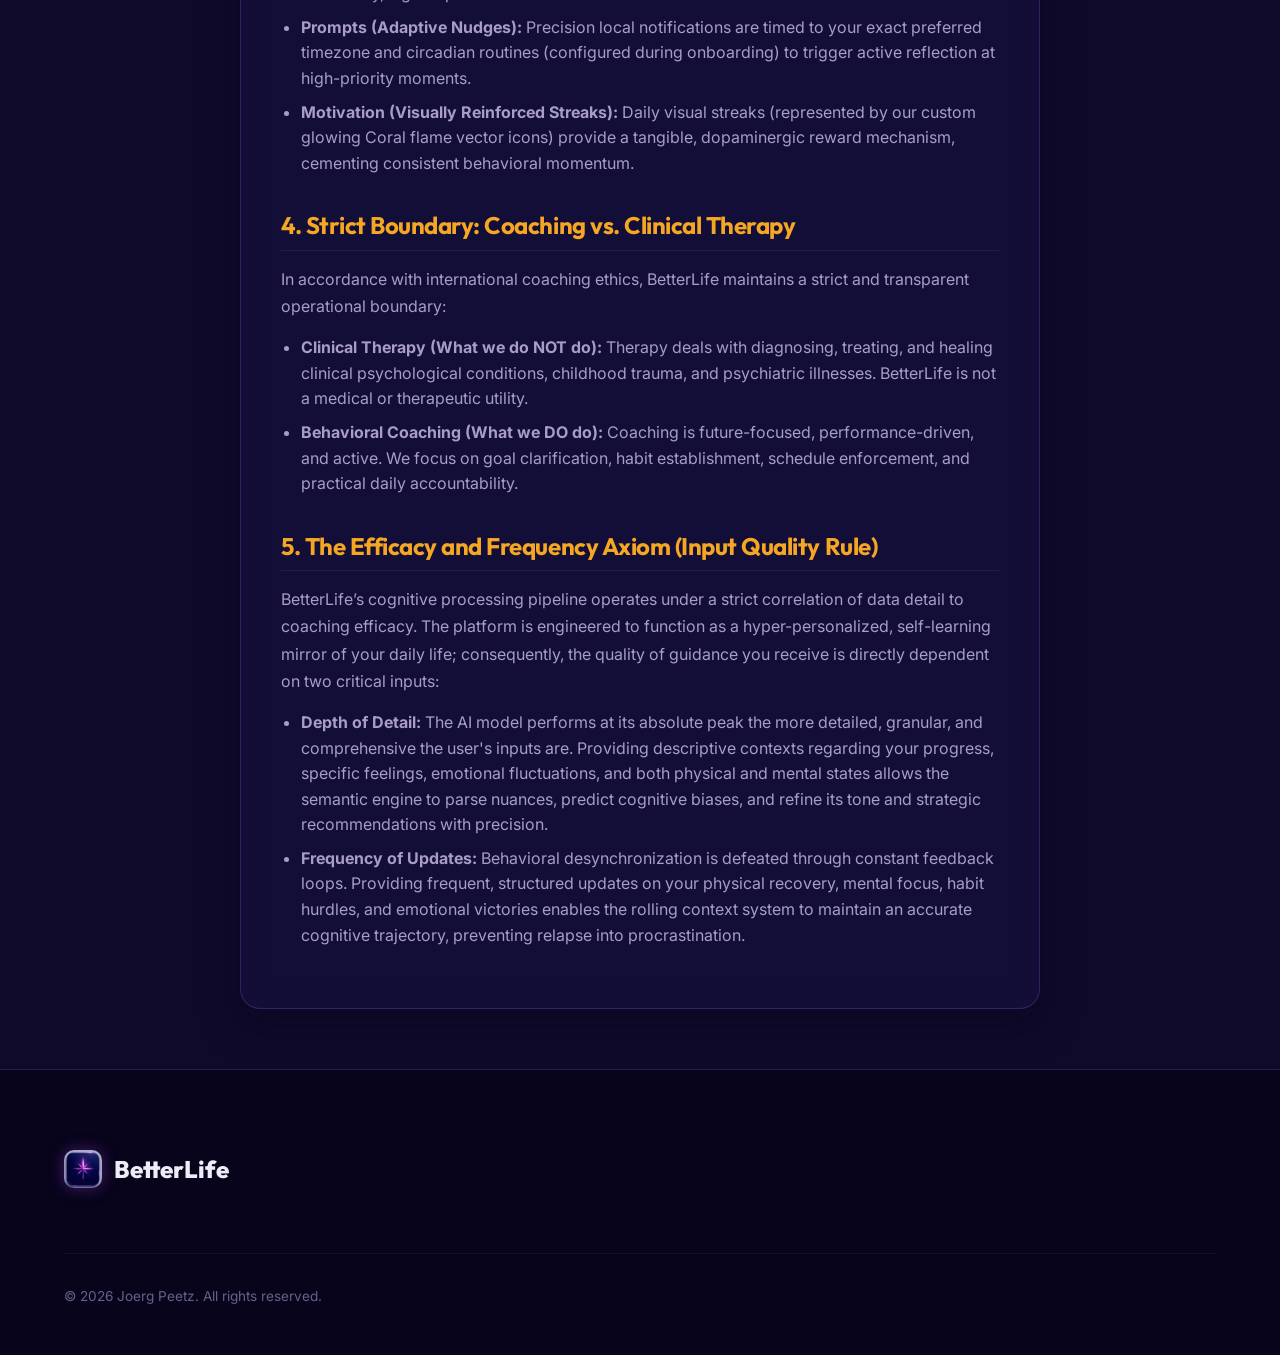
<file: standards.html>
<!DOCTYPE html>
<html lang="en-GB">
<head>
  <meta charset="UTF-8">
  <meta name="viewport" content="width=device-width, initial-scale=1.0">
  <title>Coaching Standards & Scientific Framework - BetterLife AI</title>
  <link rel="stylesheet" href="style.css">
  <link rel="icon" type="image/png" href="assets/app_icon.png">
  <style>
    .legal-container {
      max-width: 800px;
      margin: 120px auto 60px auto;
      padding: 40px;
      background: rgba(26, 21, 72, 0.45);
      backdrop-filter: blur(20px);
      border: 1px solid rgba(155, 93, 229, 0.25);
      border-radius: 20px;
      box-shadow: 0 15px 35px rgba(8, 4, 27, 0.5);
    }
    .legal-title {
      font-size: 2.5rem;
      margin-bottom: 10px;
      color: var(--text-primary);
      text-align: center;
    }
    .legal-subtitle {
      font-size: 1rem;
      color: var(--text-tertiary);
      text-align: center;
      margin-bottom: 40px;
    }
    .legal-content h2 {
      font-size: 1.5rem;
      margin-top: 30px;
      margin-bottom: 15px;
      color: var(--gold);
      border-bottom: 1px solid rgba(155, 93, 229, 0.15);
      padding-bottom: 5px;
    }
    .legal-content p {
      margin-bottom: 15px;
      font-size: 1rem;
      line-height: 1.7;
    }
    .legal-content ul {
      margin-bottom: 20px;
      padding-left: 20px;
      color: var(--text-secondary);
    }
    .legal-content li {
      margin-bottom: 8px;
    }
    .back-home {
      display: inline-block;
      margin-bottom: 20px;
      color: var(--text-secondary);
      text-decoration: none;
      font-weight: 500;
      transition: var(--transition-smooth);
    }
    .back-home:hover {
      color: var(--gold);
      transform: translateX(-5px);
    }
  </style>
</head>
<body>

  <!-- Navigation -->
  <nav>
    <a href="index.html" class="logo">
      <img src="assets/app_icon.png" alt="BetterLife Brand Icon" class="logo-img">
      <span class="logo-text">BetterLife</span>
    </a>
    <div class="nav-links">
      <a href="index.html" class="btn-cta">Back to Home</a>
    </div>
  </nav>

  <!-- Content -->
  <div class="legal-container">
    <a href="index.html" class="back-home">← Back to Home</a>
    <h1 class="legal-title">Coaching Standards & Framework</h1>
    <div class="legal-subtitle">Professional Guidelines & Behavioral Science | UK English Version</div>

    <div class="legal-content">
      <p>
        BetterLife is not simply a conversational chatbot. It is a highly engineered, cognitive performance platform. Our digital architecture incorporates international coaching guidelines, cognitive-behavioral science, and habit engineering to defeat behavioral entropy and facilitate sustainable growth.
      </p>

      <h2>1. ICF Core Competency Alignment</h2>
      <p>
        BetterLife is designed to reflect the core philosophies established by the <strong>International Coaching Federation (ICF)</strong>.
      </p>
      <ul>
        <li><strong>Co-Creation vs. Prescriptive Directives:</strong> In standard coaching practice, a coach acts as a sounding board rather than an autocratic advisor. BetterLife utilizes powerful, open-ended inquiry to help you articulate your own obstacles, identify cognitive assumptions, and outline personal strategies.</li>
        <li><strong>Active Active Listening & Mirroring:</strong> Aria, your AI coach, is configured to validate your emotions, summarize your complex paragraphs, and reflect key patterns back to you. This mirroring technique clarifies your thoughts and helps mitigate executive decision fatigue.</li>
        <li><strong>Maintaining Trust & Confidentiality:</strong> Trust is the foundation of growth. By storing your data strictly locally on your iPhone, BetterLife guarantees absolute physical privacy, fulfilling ICF's mandate for complete client confidentiality.</li>
      </ul>

      <h2>2. Cognitive Behavioral Coaching (CBC) & Procrastination Management</h2>
      <p>
        BetterLife utilizes proven Cognitive Behavioral Coaching (CBC) methodologies to help users restructure limiting habits:
      </p>
      <ul>
        <li><strong>Radical Task Simplification:</strong> When facing executive fatigue or ADHD symptoms, complex objectives trigger amygdala-driven threat responses, leading to chronic delay. The App instructs the AI engine to dissect large, intimidating tasks into immediate, time-bound, atomic units.</li>
        <li><strong>Obstacle Identification Matrix:</strong> For every milestone you establish, the coaching engine anticipates points of friction. We utilize structured "If X, then Y" contingency planning (e.g., *if too fatigued to paint, spend exactly four minutes organizing the tools*) to bridge the gap between intention and action.</li>
        <li><strong>Reframing Limiting Beliefs:</strong> If you struggle with setbacks, the App uses radical candor to call out cognitive patterns, gently reframing obstacles from failures into objective data metrics.</li>
      </ul>

      <h2>3. Habit Engineering: BJ Fogg & Atomic Habits Science</h2>
      <p>
        BetterLife’s goal-tracking dashboard and streak system are grounded in behavioral psychology:
      </p>
      <p>
        We implement the **BJ Fogg Behavior Model**, which posits that behavior happens when Motivation, Ability, and a Prompt converge simultaneously ($B = MAP$):
      </p>
      <ul>
        <li><strong>Ability (Simplification):</strong> Our AI ruthlessly lowers the difficulty of execution by helping you isolate tiny, high-impact tasks.</li>
        <li><strong>Prompts (Adaptive Nudges):</strong> Precision local notifications are timed to your exact preferred timezone and circadian routines (configured during onboarding) to trigger active reflection at high-priority moments.</li>
        <li><strong>Motivation (Visually Reinforced Streaks):</strong> Daily visual streaks (represented by our custom glowing Coral flame vector icons) provide a tangible, dopaminergic reward mechanism, cementing consistent behavioral momentum.</li>
      </ul>

      <h2>4. Strict Boundary: Coaching vs. Clinical Therapy</h2>
      <p>
        In accordance with international coaching ethics, BetterLife maintains a strict and transparent operational boundary:
      </p>
      <ul>
        <li><strong>Clinical Therapy (What we do NOT do):</strong> Therapy deals with diagnosing, treating, and healing clinical psychological conditions, childhood trauma, and psychiatric illnesses. BetterLife is not a medical or therapeutic utility.</li>
        <li><strong>Behavioral Coaching (What we DO do):</strong> Coaching is future-focused, performance-driven, and active. We focus on goal clarification, habit establishment, schedule enforcement, and practical daily accountability.</li>
      </ul>

      <h2>5. The Efficacy and Frequency Axiom (Input Quality Rule)</h2>
      <p>
        BetterLife’s cognitive processing pipeline operates under a strict correlation of data detail to coaching efficacy. The platform is engineered to function as a hyper-personalized, self-learning mirror of your daily life; consequently, the quality of guidance you receive is directly dependent on two critical inputs:
      </p>
      <ul>
        <li><strong>Depth of Detail:</strong> The AI model performs at its absolute peak the more detailed, granular, and comprehensive the user's inputs are. Providing descriptive contexts regarding your progress, specific feelings, emotional fluctuations, and both physical and mental states allows the semantic engine to parse nuances, predict cognitive biases, and refine its tone and strategic recommendations with precision.</li>
        <li><strong>Frequency of Updates:</strong> Behavioral desynchronization is defeated through constant feedback loops. Providing frequent, structured updates on your physical recovery, mental focus, habit hurdles, and emotional victories enables the rolling context system to maintain an accurate cognitive trajectory, preventing relapse into procrastination.</li>
      </ul>
    </div>
  </div>

  <!-- Footer -->
  <footer>
    <div class="footer-container">
      <div class="footer-brand">
        <a href="index.html" class="logo">
          <img src="assets/app_icon.png" alt="BetterLife Brand Icon" class="logo-img">
          <span class="logo-text">BetterLife</span>
        </a>
      </div>
    </div>
    <div class="footer-bottom">
      <div>
        &copy; 2026 Joerg Peetz. All rights reserved.
      </div>
    </div>
  </footer>

</body>
</html>
</file>
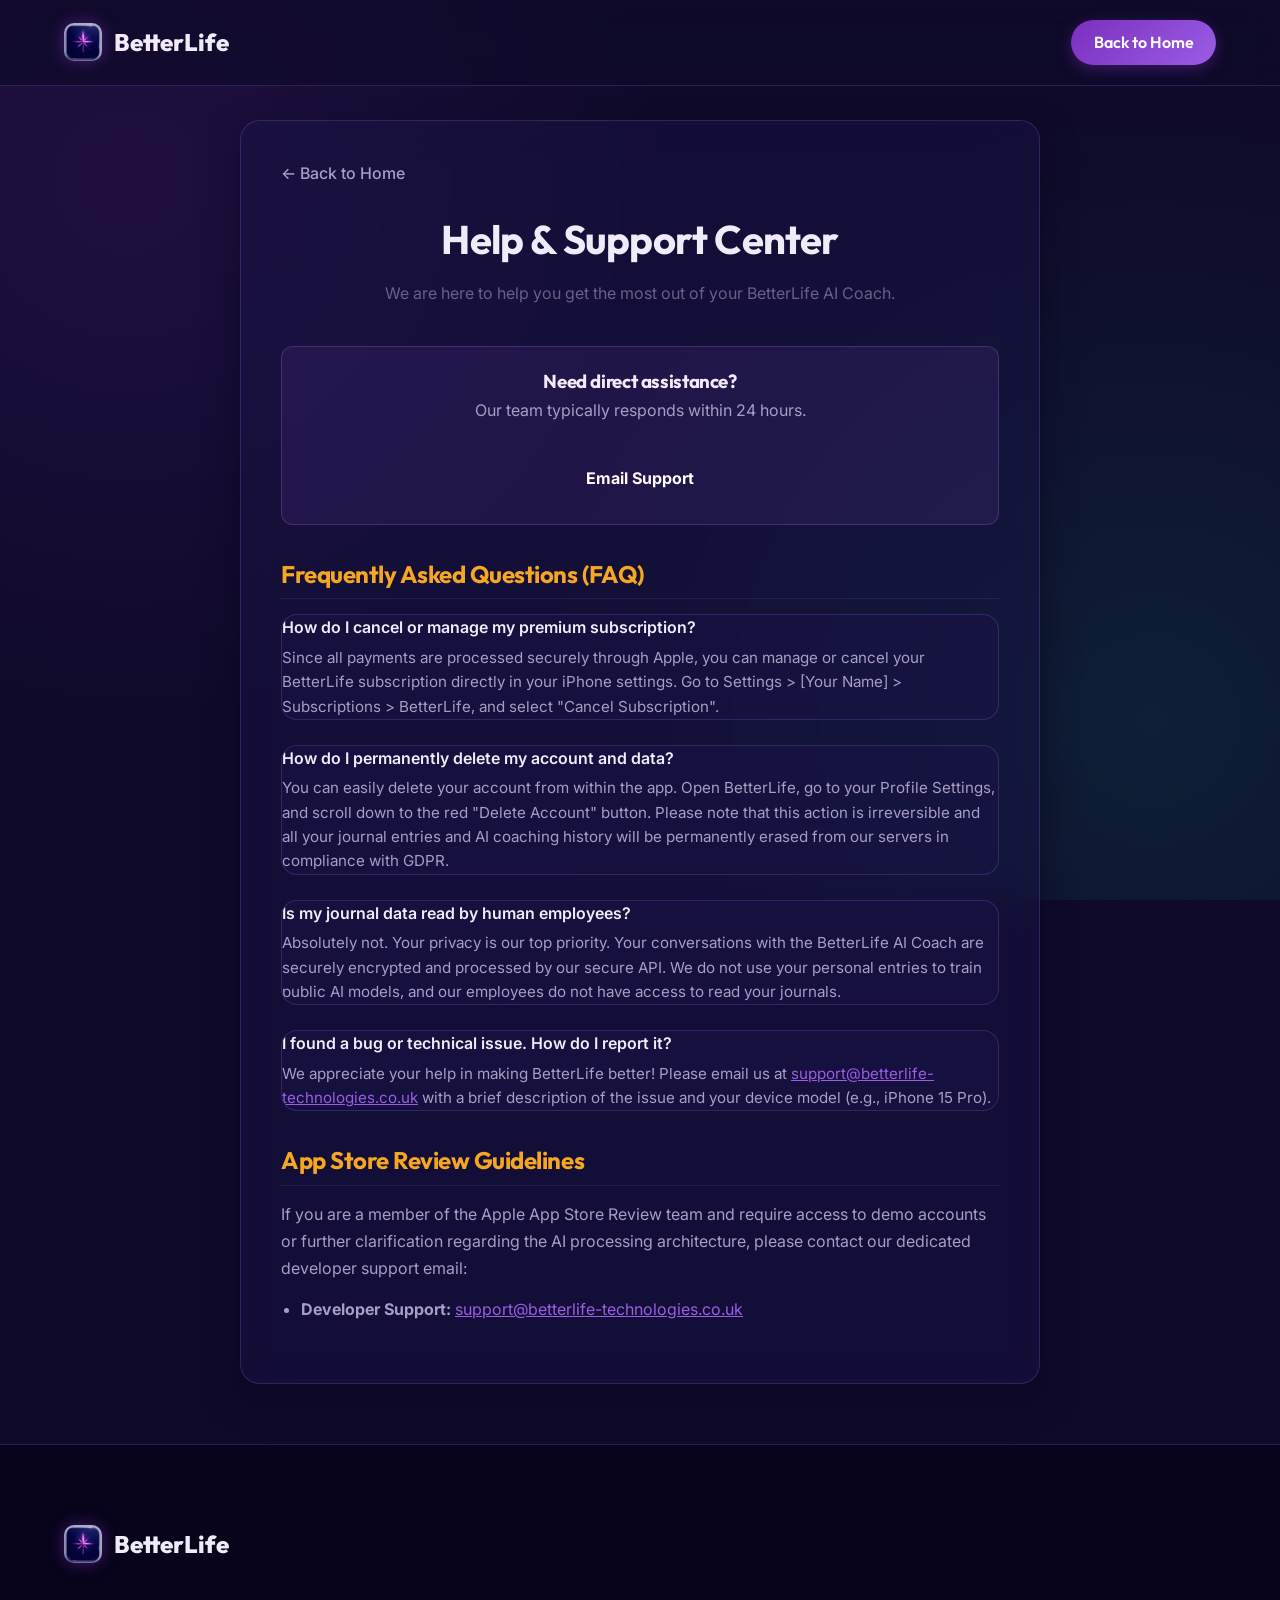
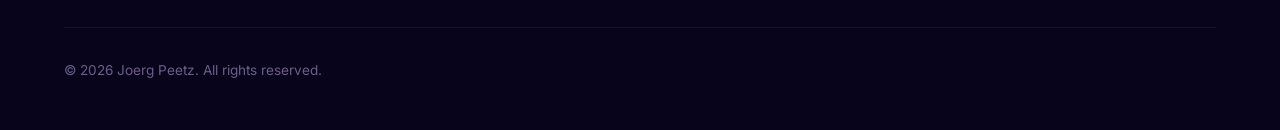
<file: support.html>
<!DOCTYPE html>
<html lang="en-GB">
<head>
  <meta charset="UTF-8">
  <meta name="viewport" content="width=device-width, initial-scale=1.0">
  <title>Help & Support - BetterLife AI</title>
  <link rel="stylesheet" href="style.css">
  <link rel="icon" type="image/png" href="assets/app_icon.png">
  <style>
    .legal-container {
      max-width: 800px;
      margin: 120px auto 60px auto;
      padding: 40px;
      background: rgba(26, 21, 72, 0.45);
      backdrop-filter: blur(20px);
      border: 1px solid rgba(155, 93, 229, 0.25);
      border-radius: 20px;
      box-shadow: 0 15px 35px rgba(8, 4, 27, 0.5);
    }
    .legal-title {
      font-size: 2.5rem;
      margin-bottom: 10px;
      color: var(--text-primary);
      text-align: center;
    }
    .legal-subtitle {
      font-size: 1rem;
      color: var(--text-tertiary);
      text-align: center;
      margin-bottom: 40px;
    }
    .legal-content h2 {
      font-size: 1.5rem;
      margin-top: 30px;
      margin-bottom: 15px;
      color: var(--gold);
      border-bottom: 1px solid rgba(155, 93, 229, 0.15);
      padding-bottom: 5px;
    }
    .legal-content p {
      margin-bottom: 15px;
      font-size: 1rem;
      line-height: 1.7;
    }
    .legal-content ul {
      margin-bottom: 20px;
      padding-left: 20px;
      color: var(--text-secondary);
    }
    .legal-content li {
      margin-bottom: 8px;
    }
    .back-home {
      display: inline-block;
      margin-bottom: 20px;
      color: var(--text-secondary);
      text-decoration: none;
      font-weight: 500;
      transition: var(--transition-smooth);
    }
    .back-home:hover {
      color: var(--gold);
      transform: translateX(-5px);
    }
    .support-card {
      background: rgba(155, 93, 229, 0.1);
      border: 1px solid rgba(155, 93, 229, 0.3);
      padding: 20px;
      border-radius: 12px;
      margin-top: 20px;
      text-align: center;
    }
    .btn-contact {
      display: inline-block;
      margin-top: 15px;
      padding: 12px 24px;
      background: var(--violet-primary);
      color: white;
      text-decoration: none;
      border-radius: 8px;
      font-weight: bold;
      transition: background 0.3s;
    }
    .btn-contact:hover {
      background: var(--violet-light);
    }
    .faq-item {
      margin-bottom: 25px;
    }
    .faq-question {
      font-weight: 600;
      color: var(--text-primary);
      margin-bottom: 5px;
    }
    .faq-answer {
      color: var(--text-secondary);
      font-size: 0.95rem;
    }
  </style>
</head>
<body>

  <!-- Navigation -->
  <nav>
    <a href="index.html" class="logo">
      <img src="assets/app_icon.png" alt="BetterLife Brand Icon" class="logo-img">
      <span class="logo-text">BetterLife</span>
    </a>
    <div class="nav-links">
      <a href="index.html" class="btn-cta">Back to Home</a>
    </div>
  </nav>

  <!-- Content -->
  <div class="legal-container">
    <a href="index.html" class="back-home">← Back to Home</a>
    <h1 class="legal-title">Help & Support Center</h1>
    <div class="legal-subtitle">We are here to help you get the most out of your BetterLife AI Coach.</div>

    <div class="legal-content">
      
      <div class="support-card">
        <h3>Need direct assistance?</h3>
        <p>Our team typically responds within 24 hours.</p>
        <a href="mailto:support@betterlife-technologies.co.uk" class="btn-contact">Email Support</a>
      </div>

      <h2>Frequently Asked Questions (FAQ)</h2>
      
      <div class="faq-item">
        <div class="faq-question">How do I cancel or manage my premium subscription?</div>
        <div class="faq-answer">Since all payments are processed securely through Apple, you can manage or cancel your BetterLife subscription directly in your iPhone settings. Go to Settings > [Your Name] > Subscriptions > BetterLife, and select "Cancel Subscription".</div>
      </div>

      <div class="faq-item">
        <div class="faq-question">How do I permanently delete my account and data?</div>
        <div class="faq-answer">You can easily delete your account from within the app. Open BetterLife, go to your Profile Settings, and scroll down to the red "Delete Account" button. Please note that this action is irreversible and all your journal entries and AI coaching history will be permanently erased from our servers in compliance with GDPR.</div>
      </div>

      <div class="faq-item">
        <div class="faq-question">Is my journal data read by human employees?</div>
        <div class="faq-answer">Absolutely not. Your privacy is our top priority. Your conversations with the BetterLife AI Coach are securely encrypted and processed by our secure API. We do not use your personal entries to train public AI models, and our employees do not have access to read your journals.</div>
      </div>

      <div class="faq-item">
        <div class="faq-question">I found a bug or technical issue. How do I report it?</div>
        <div class="faq-answer">We appreciate your help in making BetterLife better! Please email us at <a href="mailto:support@betterlife-technologies.co.uk" style="color: var(--violet-light);">support@betterlife-technologies.co.uk</a> with a brief description of the issue and your device model (e.g., iPhone 15 Pro).</div>
      </div>

      <h2>App Store Review Guidelines</h2>
      <p>
        If you are a member of the Apple App Store Review team and require access to demo accounts or further clarification regarding the AI processing architecture, please contact our dedicated developer support email:
      </p>
      <ul>
        <li><strong>Developer Support:</strong> <a href="mailto:support@betterlife-technologies.co.uk" style="color: var(--violet-light);">support@betterlife-technologies.co.uk</a></li>
      </ul>

    </div>
  </div>

  <!-- Footer -->
  <footer>
    <div class="footer-container">
      <div class="footer-brand">
        <a href="index.html" class="logo">
          <img src="assets/app_icon.png" alt="BetterLife Brand Icon" class="logo-img">
          <span class="logo-text">BetterLife</span>
        </a>
      </div>
    </div>
    <div class="footer-bottom">
      <div>
        &copy; 2026 Joerg Peetz. All rights reserved.
      </div>
    </div>
  </footer>

</body>
</html>
</file>
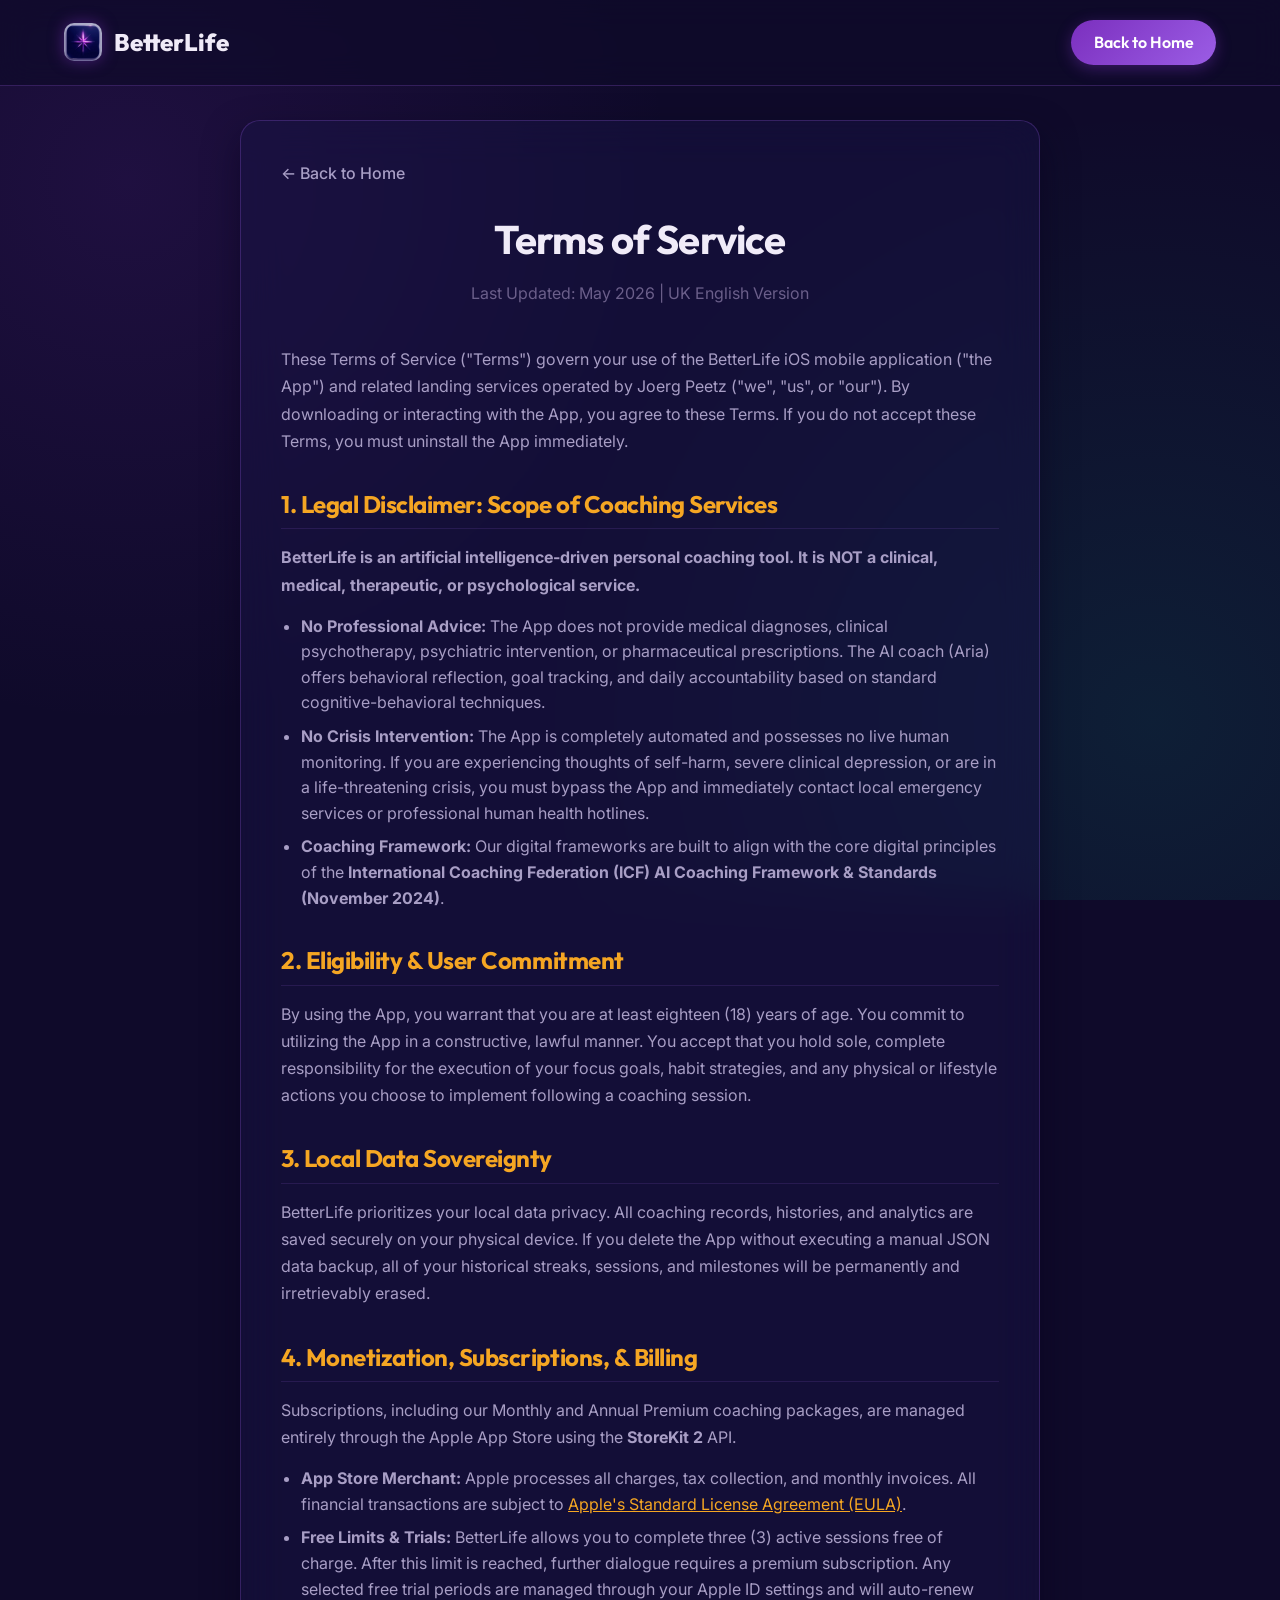
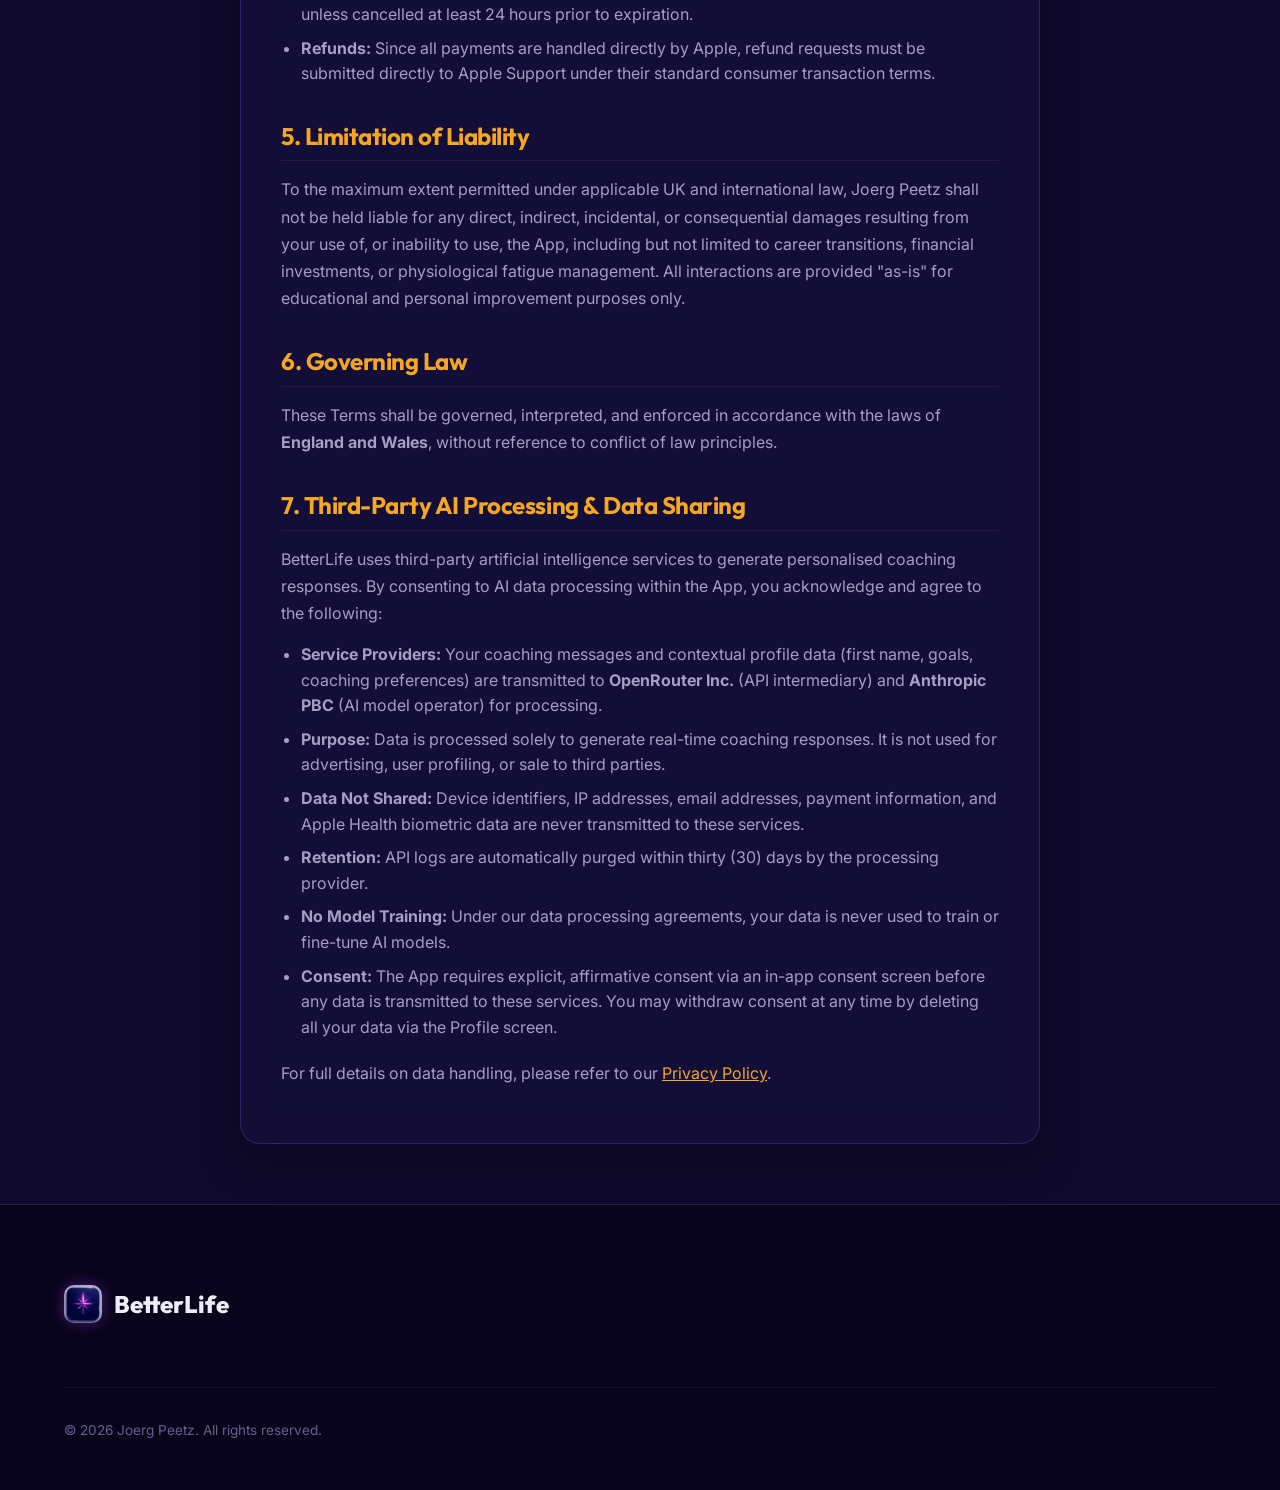
<file: terms.html>
<!DOCTYPE html>
<html lang="en-GB">
<head>
  <meta charset="UTF-8">
  <meta name="viewport" content="width=device-width, initial-scale=1.0">
  <title>Terms of Service - BetterLife AI</title>
  <link rel="stylesheet" href="style.css">
  <link rel="icon" type="image/png" href="assets/app_icon.png">
  <style>
    .legal-container {
      max-width: 800px;
      margin: 120px auto 60px auto;
      padding: 40px;
      background: rgba(26, 21, 72, 0.45);
      backdrop-filter: blur(20px);
      border: 1px solid rgba(155, 93, 229, 0.25);
      border-radius: 20px;
      box-shadow: 0 15px 35px rgba(8, 4, 27, 0.5);
    }
    .legal-title {
      font-size: 2.5rem;
      margin-bottom: 10px;
      color: var(--text-primary);
      text-align: center;
    }
    .legal-subtitle {
      font-size: 1rem;
      color: var(--text-tertiary);
      text-align: center;
      margin-bottom: 40px;
    }
    .legal-content h2 {
      font-size: 1.5rem;
      margin-top: 30px;
      margin-bottom: 15px;
      color: var(--gold);
      border-bottom: 1px solid rgba(155, 93, 229, 0.15);
      padding-bottom: 5px;
    }
    .legal-content p {
      margin-bottom: 15px;
      font-size: 1rem;
      line-height: 1.7;
    }
    .legal-content ul {
      margin-bottom: 20px;
      padding-left: 20px;
      color: var(--text-secondary);
    }
    .legal-content li {
      margin-bottom: 8px;
    }
    .back-home {
      display: inline-block;
      margin-bottom: 20px;
      color: var(--text-secondary);
      text-decoration: none;
      font-weight: 500;
      transition: var(--transition-smooth);
    }
    .back-home:hover {
      color: var(--gold);
      transform: translateX(-5px);
    }
  </style>
</head>
<body>

  <!-- Navigation -->
  <nav>
    <a href="index.html" class="logo">
      <img src="assets/app_icon.png" alt="BetterLife Brand Icon" class="logo-img">
      <span class="logo-text">BetterLife</span>
    </a>
    <div class="nav-links">
      <a href="index.html" class="btn-cta">Back to Home</a>
    </div>
  </nav>

  <!-- Content -->
  <div class="legal-container">
    <a href="index.html" class="back-home">&larr; Back to Home</a>
    <h1 class="legal-title">Terms of Service</h1>
    <div class="legal-subtitle">Last Updated: May 2026 | UK English Version</div>

    <div class="legal-content">
      <p>
        These Terms of Service ("Terms") govern your use of the BetterLife iOS mobile application ("the App") and related landing services operated by Joerg Peetz ("we", "us", or "our"). By downloading or interacting with the App, you agree to these Terms. If you do not accept these Terms, you must uninstall the App immediately.
      </p>

      <h2>1. Legal Disclaimer: Scope of Coaching Services</h2>
      <p>
        <strong>BetterLife is an artificial intelligence-driven personal coaching tool. It is NOT a clinical, medical, therapeutic, or psychological service.</strong>
      </p>
      <ul>
        <li><strong>No Professional Advice:</strong> The App does not provide medical diagnoses, clinical psychotherapy, psychiatric intervention, or pharmaceutical prescriptions. The AI coach (Aria) offers behavioral reflection, goal tracking, and daily accountability based on standard cognitive-behavioral techniques.</li>
        <li><strong>No Crisis Intervention:</strong> The App is completely automated and possesses no live human monitoring. If you are experiencing thoughts of self-harm, severe clinical depression, or are in a life-threatening crisis, you must bypass the App and immediately contact local emergency services or professional human health hotlines.</li>
        <li><strong>Coaching Framework:</strong> Our digital frameworks are built to align with the core digital principles of the <strong>International Coaching Federation (ICF) AI Coaching Framework &amp; Standards (November 2024)</strong>.</li>
      </ul>

      <h2>2. Eligibility &amp; User Commitment</h2>
      <p>
        By using the App, you warrant that you are at least eighteen (18) years of age. You commit to utilizing the App in a constructive, lawful manner. You accept that you hold sole, complete responsibility for the execution of your focus goals, habit strategies, and any physical or lifestyle actions you choose to implement following a coaching session.
      </p>

      <h2>3. Local Data Sovereignty</h2>
      <p>
        BetterLife prioritizes your local data privacy. All coaching records, histories, and analytics are saved securely on your physical device. If you delete the App without executing a manual JSON data backup, all of your historical streaks, sessions, and milestones will be permanently and irretrievably erased.
      </p>

      <h2>4. Monetization, Subscriptions, &amp; Billing</h2>
      <p>
        Subscriptions, including our Monthly and Annual Premium coaching packages, are managed entirely through the Apple App Store using the <strong>StoreKit 2</strong> API.
      </p>
      <ul>
        <li><strong>App Store Merchant:</strong> Apple processes all charges, tax collection, and monthly invoices. All financial transactions are subject to <a href="https://www.apple.com/legal/internet-services/itunes/dev/stdeula/" target="_blank" style="color: var(--gold);">Apple's Standard License Agreement (EULA)</a>.</li>
        <li><strong>Free Limits &amp; Trials:</strong> BetterLife allows you to complete three (3) active sessions free of charge. After this limit is reached, further dialogue requires a premium subscription. Any selected free trial periods are managed through your Apple ID settings and will auto-renew unless cancelled at least 24 hours prior to expiration.</li>
        <li><strong>Refunds:</strong> Since all payments are handled directly by Apple, refund requests must be submitted directly to Apple Support under their standard consumer transaction terms.</li>
      </ul>

      <h2>5. Limitation of Liability</h2>
      <p>
        To the maximum extent permitted under applicable UK and international law, Joerg Peetz shall not be held liable for any direct, indirect, incidental, or consequential damages resulting from your use of, or inability to use, the App, including but not limited to career transitions, financial investments, or physiological fatigue management. All interactions are provided "as-is" for educational and personal improvement purposes only.
      </p>

      <h2>6. Governing Law</h2>
      <p>
        These Terms shall be governed, interpreted, and enforced in accordance with the laws of <strong>England and Wales</strong>, without reference to conflict of law principles.
      </p>

      <h2>7. Third-Party AI Processing &amp; Data Sharing</h2>
      <p>
        BetterLife uses third-party artificial intelligence services to generate personalised coaching responses. By consenting to AI data processing within the App, you acknowledge and agree to the following:
      </p>
      <ul>
        <li><strong>Service Providers:</strong> Your coaching messages and contextual profile data (first name, goals, coaching preferences) are transmitted to <strong>OpenRouter Inc.</strong> (API intermediary) and <strong>Anthropic PBC</strong> (AI model operator) for processing.</li>
        <li><strong>Purpose:</strong> Data is processed solely to generate real-time coaching responses. It is not used for advertising, user profiling, or sale to third parties.</li>
        <li><strong>Data Not Shared:</strong> Device identifiers, IP addresses, email addresses, payment information, and Apple Health biometric data are never transmitted to these services.</li>
        <li><strong>Retention:</strong> API logs are automatically purged within thirty (30) days by the processing provider.</li>
        <li><strong>No Model Training:</strong> Under our data processing agreements, your data is never used to train or fine-tune AI models.</li>
        <li><strong>Consent:</strong> The App requires explicit, affirmative consent via an in-app consent screen before any data is transmitted to these services. You may withdraw consent at any time by deleting all your data via the Profile screen.</li>
      </ul>
      <p>
        For full details on data handling, please refer to our <a href="privacy.html" style="color: var(--gold);">Privacy Policy</a>.
      </p>
    </div>
  </div>

  <!-- Footer -->
  <footer>
    <div class="footer-container">
      <div class="footer-brand">
        <a href="index.html" class="logo">
          <img src="assets/app_icon.png" alt="BetterLife Brand Icon" class="logo-img">
          <span class="logo-text">BetterLife</span>
        </a>
      </div>
    </div>
    <div class="footer-bottom">
      <div>
        &copy; 2026 Joerg Peetz. All rights reserved.
      </div>
    </div>
  </footer>

</body>
</html>
</file>
<file: style.css>
/* --- BetterLife Premium Design System & Typography --- */
@import url('https://fonts.googleapis.com/css2?family=Inter:wght@300;400;500;600&family=Outfit:wght@400;500;600;700;800&display=swap');

:root {
  /* Brand Colors matching iOS design tokens */
  --bg-primary: #0F0A2A;
  --bg-secondary: #08041B;
  --surface: rgba(26, 21, 72, 0.45);
  --surface-hover: rgba(26, 21, 72, 0.7);
  --border-color: rgba(155, 93, 229, 0.25);
  
  --violet: #7B2FBE;
  --violet-light: #9B5DE5;
  --gold: #F5A623;
  --gold-light: #FFD166;
  --teal: #06D6A0;
  --coral: #EF476F;
  
  --text-primary: #F0EBF8;
  --text-secondary: #A89EC5;
  --text-tertiary: #6B5F8A;

  /* Font mappings */
  --font-display: 'Outfit', sans-serif;
  --font-body: 'Inter', sans-serif;
  
  --transition-smooth: all 0.4s cubic-bezier(0.16, 1, 0.3, 1);
}

/* --- Base Rules --- */
* {
  box-sizing: border-box;
  margin: 0;
  padding: 0;
}

html {
  scroll-behavior: smooth;
  font-size: 16px;
}

body {
  background-color: var(--bg-primary);
  background-image: radial-gradient(circle at 10% 20%, rgba(123, 47, 190, 0.15) 0%, transparent 40%),
                    radial-gradient(circle at 90% 80%, rgba(6, 214, 160, 0.1) 0%, transparent 45%);
  background-attachment: fixed;
  color: var(--text-primary);
  font-family: var(--font-body);
  line-height: 1.6;
  overflow-x: hidden;
  -webkit-font-smoothing: antialiased;
}

/* --- Typography --- */
h1, h2, h3, h4 {
  font-family: var(--font-display);
  font-weight: 700;
  letter-spacing: -0.02em;
}

p {
  color: var(--text-secondary);
  font-weight: 400;
}

/* --- Nav Bar --- */
nav {
  position: fixed;
  top: 0;
  left: 0;
  width: 100%;
  padding: 1.25rem 5%;
  background: rgba(15, 10, 42, 0.7);
  backdrop-filter: blur(15px);
  border-bottom: 1px solid var(--border-color);
  display: flex;
  justify-content: space-between;
  align-items: center;
  z-index: 1000;
}

.logo {
  display: flex;
  align-items: center;
  gap: 0.75rem;
  text-decoration: none;
}

.logo-img {
  width: 38px;
  height: 38px;
  border-radius: 10px;
  box-shadow: 0 0 15px rgba(123, 47, 190, 0.5);
}

.logo-text {
  font-family: var(--font-display);
  font-size: 1.5rem;
  font-weight: 800;
  color: var(--text-primary);
}

.nav-links {
  display: flex;
  gap: 2rem;
  align-items: center;
}

.nav-link {
  font-family: var(--font-display);
  font-size: 1rem;
  color: var(--text-secondary);
  text-decoration: none;
  font-weight: 500;
  transition: var(--transition-smooth);
}

.nav-link:hover {
  color: var(--violet-light);
}

.btn-cta {
  background: linear-gradient(135deg, var(--violet), var(--violet-light));
  color: white;
  border: none;
  font-family: var(--font-display);
  font-weight: 600;
  padding: 0.6rem 1.4rem;
  border-radius: 99px;
  cursor: pointer;
  text-decoration: none;
  box-shadow: 0 4px 15px rgba(123, 47, 190, 0.4);
  transition: var(--transition-smooth);
}

.btn-cta:hover {
  transform: translateY(-2px);
  box-shadow: 0 6px 20px rgba(123, 47, 190, 0.6);
}

/* --- Hero Section --- */
.hero {
  padding: 10rem 5% 6rem;
  max-width: 900px;
  margin: 0 auto;
  display: flex;
  flex-direction: column;
  align-items: center;
  text-align: center;
  gap: 3.5rem;
}

.hero-content {
  display: flex;
  flex-direction: column;
  align-items: center;
  gap: 1.5rem;
}

.hero-tag {
  align-self: center;
  background: rgba(123, 47, 190, 0.2);
  border: 1px solid var(--violet-light);
  color: var(--violet-light);
  font-family: var(--font-display);
  font-weight: 600;
  padding: 0.4rem 1rem;
  border-radius: 99px;
  font-size: 0.875rem;
  letter-spacing: 0.05em;
  text-transform: uppercase;
}

.hero-title {
  font-size: 3.5rem;
  line-height: 1.15;
  color: white;
}

.hero-title span {
  background: linear-gradient(135deg, var(--violet-light), var(--gold));
  -webkit-background-clip: text;
  -webkit-text-fill-color: transparent;
}

.hero-desc {
  font-size: 1.15rem;
  line-height: 1.6;
  max-width: 700px;
}

.hero-btns {
  display: flex;
  justify-content: center;
  gap: 1rem;
  margin-top: 1rem;
}

.btn-secondary {
  background: rgba(26, 21, 72, 0.4);
  color: var(--text-primary);
  border: 1px solid var(--border-color);
  font-family: var(--font-display);
  font-weight: 600;
  padding: 0.75rem 1.8rem;
  border-radius: 99px;
  text-decoration: none;
  display: inline-flex;
  align-items: center;
  justify-content: center;
  transition: var(--transition-smooth);
}

.btn-secondary:hover {
  background: rgba(26, 21, 72, 0.7);
  border-color: var(--violet-light);
}

.hero-showcase {
  display: flex;
  justify-content: center;
  position: relative;
}

.phone-container {
  width: 280px;
  height: 560px;
  background: #08041B;
  border: 8px solid rgba(155, 93, 229, 0.3);
  border-radius: 40px;
  box-shadow: 0 25px 50px -12px rgba(123, 47, 190, 0.5);
  overflow: hidden;
  position: relative;
  animation: floatPhone 6s ease-in-out infinite;
}

.phone-screen {
  width: 100%;
  height: 100%;
  object-fit: cover;
}

@keyframes floatPhone {
  0%, 100% { transform: translateY(0); }
  50% { transform: translateY(-15px); }
}

/* --- Section Container --- */
.section {
  padding: 6rem 5%;
  max-width: 1200px;
  margin: 0 auto;
}

.section-hdr {
  text-align: center;
  max-width: 700px;
  margin: 0 auto 4rem;
  display: flex;
  flex-direction: column;
  gap: 1rem;
}

.section-tag {
  color: var(--violet-light);
  font-family: var(--font-display);
  font-weight: 600;
  text-transform: uppercase;
  letter-spacing: 0.1em;
  font-size: 0.875rem;
}

.section-title {
  font-size: 2.5rem;
  color: white;
}

/* --- Feature Grid ("What You Get") --- */
.features-grid {
  display: flex;
  flex-wrap: wrap;
  justify-content: center;
  gap: 2rem;
}

.card {
  flex: 1 1 320px;
  max-width: 360px;
  background: var(--surface);
  border: 1px solid var(--border-color);
  border-radius: 24px;
  padding: 2.5rem;
  display: flex;
  flex-direction: column;
  align-items: center;
  text-align: center;
  gap: 1.25rem;
  backdrop-filter: blur(10px);
  transition: var(--transition-smooth);
}

.card:hover {
  transform: translateY(-8px);
  background: var(--surface-hover);
  border-color: var(--violet-light);
  box-shadow: 0 12px 30px rgba(123, 47, 190, 0.25);
}

.card-icon {
  font-size: 2rem;
  display: inline-flex;
  align-items: center;
  justify-content: center;
  width: 60px;
  height: 60px;
  border-radius: 16px;
  background: rgba(123, 47, 190, 0.25);
  border: 1px solid rgba(155, 93, 229, 0.4);
  color: var(--violet-light);
}

.card-title {
  font-size: 1.5rem;
  color: white;
}

.card-desc {
  font-size: 0.95rem;
}

/* --- Step Flow ("How to Use") --- */
.steps-container {
  display: grid;
  grid-template-columns: repeat(auto-fit, minmax(280px, 1fr));
  gap: 3rem;
  position: relative;
}

.step {
  display: flex;
  flex-direction: column;
  gap: 1rem;
  position: relative;
}

.step-num {
  font-family: var(--font-display);
  font-size: 3rem;
  font-weight: 800;
  background: linear-gradient(135deg, var(--violet-light), var(--gold));
  -webkit-background-clip: text;
  -webkit-text-fill-color: transparent;
  opacity: 0.75;
}

.step-title {
  font-size: 1.25rem;
  color: white;
}

/* --- Screenshot Showcase --- */
.carousel-container {
  position: relative;
  max-width: 900px;
  margin: 0 auto;
  overflow: hidden;
  border-radius: 28px;
  border: 1px solid var(--border-color);
  background: rgba(8, 4, 27, 0.5);
  padding: 3rem 1rem;
}

.carousel-track {
  display: flex;
  transition: transform 0.5s ease-in-out;
  gap: 2rem;
}

.carousel-slide {
  min-width: calc(33.333% - 1.33rem);
  display: flex;
  flex-direction: column;
  align-items: center;
  gap: 1rem;
}

.carousel-slide img {
  width: 100%;
  border-radius: 20px;
  box-shadow: 0 10px 25px rgba(0, 0, 0, 0.3);
  border: 3px solid rgba(155, 93, 229, 0.2);
  transition: var(--transition-smooth);
}

.carousel-slide.active img {
  border-color: var(--violet-light);
  box-shadow: 0 15px 35px rgba(123, 47, 190, 0.35);
}

.carousel-caption {
  font-family: var(--font-display);
  font-size: 0.9rem;
  font-weight: 600;
  color: var(--text-secondary);
  text-align: center;
}

.carousel-controls {
  display: flex;
  justify-content: center;
  gap: 1.5rem;
  margin-top: 2rem;
}

.carousel-btn {
  background: rgba(26, 21, 72, 0.6);
  border: 1px solid var(--border-color);
  color: white;
  width: 48px;
  height: 48px;
  border-radius: 50%;
  cursor: pointer;
  display: inline-flex;
  align-items: center;
  justify-content: center;
  font-weight: bold;
  font-size: 1.25rem;
  transition: var(--transition-smooth);
}

.carousel-btn:hover {
  background: var(--violet);
  border-color: var(--violet-light);
}

/* --- FAQ Section --- */
.faq-list {
  max-width: 800px;
  margin: 0 auto;
  display: flex;
  flex-direction: column;
  gap: 1.25rem;
}

.faq-item {
  background: var(--surface);
  border: 1px solid var(--border-color);
  border-radius: 16px;
  overflow: hidden;
  transition: var(--transition-smooth);
}

.faq-q {
  padding: 1.5rem 2rem;
  font-family: var(--font-display);
  font-size: 1.15rem;
  font-weight: 600;
  color: white;
  cursor: pointer;
  display: flex;
  justify-content: space-between;
  align-items: center;
}

.faq-q::after {
  content: '+';
  font-size: 1.5rem;
  color: var(--violet-light);
  transition: var(--transition-smooth);
}

.faq-item.active .faq-q::after {
  content: '−';
  transform: rotate(180deg);
}

.faq-a {
  max-height: 0;
  overflow: hidden;
  transition: max-height 0.3s ease-out, padding 0.3s ease-out;
  padding: 0 2rem;
  font-size: 0.95rem;
}

.faq-item.active .faq-a {
  max-height: 200px;
  padding: 0 2rem 1.5rem;
}

/* --- EEAT Trust Footer --- */
footer {
  background: var(--bg-secondary);
  border-top: 1px solid var(--border-color);
  padding: 5rem 5% 3rem;
}

.footer-container {
  max-width: 1200px;
  margin: 0 auto;
  display: grid;
  grid-template-columns: 1.2fr repeat(2, 0.9fr);
  gap: 4rem;
}

.footer-brand {
  display: flex;
  flex-direction: column;
  gap: 1.25rem;
}

.footer-tagline {
  font-size: 0.95rem;
}

.footer-links {
  display: flex;
  flex-direction: column;
  gap: 1rem;
}

.footer-hdr {
  font-family: var(--font-display);
  font-size: 1.1rem;
  font-weight: 600;
  color: white;
  margin-bottom: 0.5rem;
}

.footer-link {
  color: var(--text-secondary);
  text-decoration: none;
  font-size: 0.9rem;
  transition: var(--transition-smooth);
}

.footer-link:hover {
  color: var(--violet-light);
}

.footer-bottom {
  max-width: 1200px;
  margin: 4rem auto 0;
  padding-top: 2rem;
  border-top: 1px solid rgba(155, 93, 229, 0.1);
  display: flex;
  justify-content: space-between;
  align-items: center;
  font-size: 0.85rem;
  color: var(--text-tertiary);
}

.icf-citation {
  max-width: 600px;
  line-height: 1.5;
}

/* --- Mobile Responsiveness --- */
@media (max-width: 900px) {
  .hero {
    grid-template-columns: 1fr;
    text-align: center;
    padding-top: 8rem;
    gap: 3rem;
  }
  
  .hero-tag {
    align-self: center;
  }
  
  .hero-title {
    font-size: 2.75rem;
  }
  
  .hero-btns {
    justify-content: center;
  }
  
  .carousel-slide {
    min-width: calc(50% - 1rem);
  }
  
  .footer-container {
    grid-template-columns: 1fr;
    gap: 3rem;
  }
  
  .footer-bottom {
    flex-direction: column;
    text-align: center;
    gap: 1.5rem;
  }
}

@media (max-width: 600px) {
  .carousel-slide {
    min-width: 100%;
  }
}
</file>
